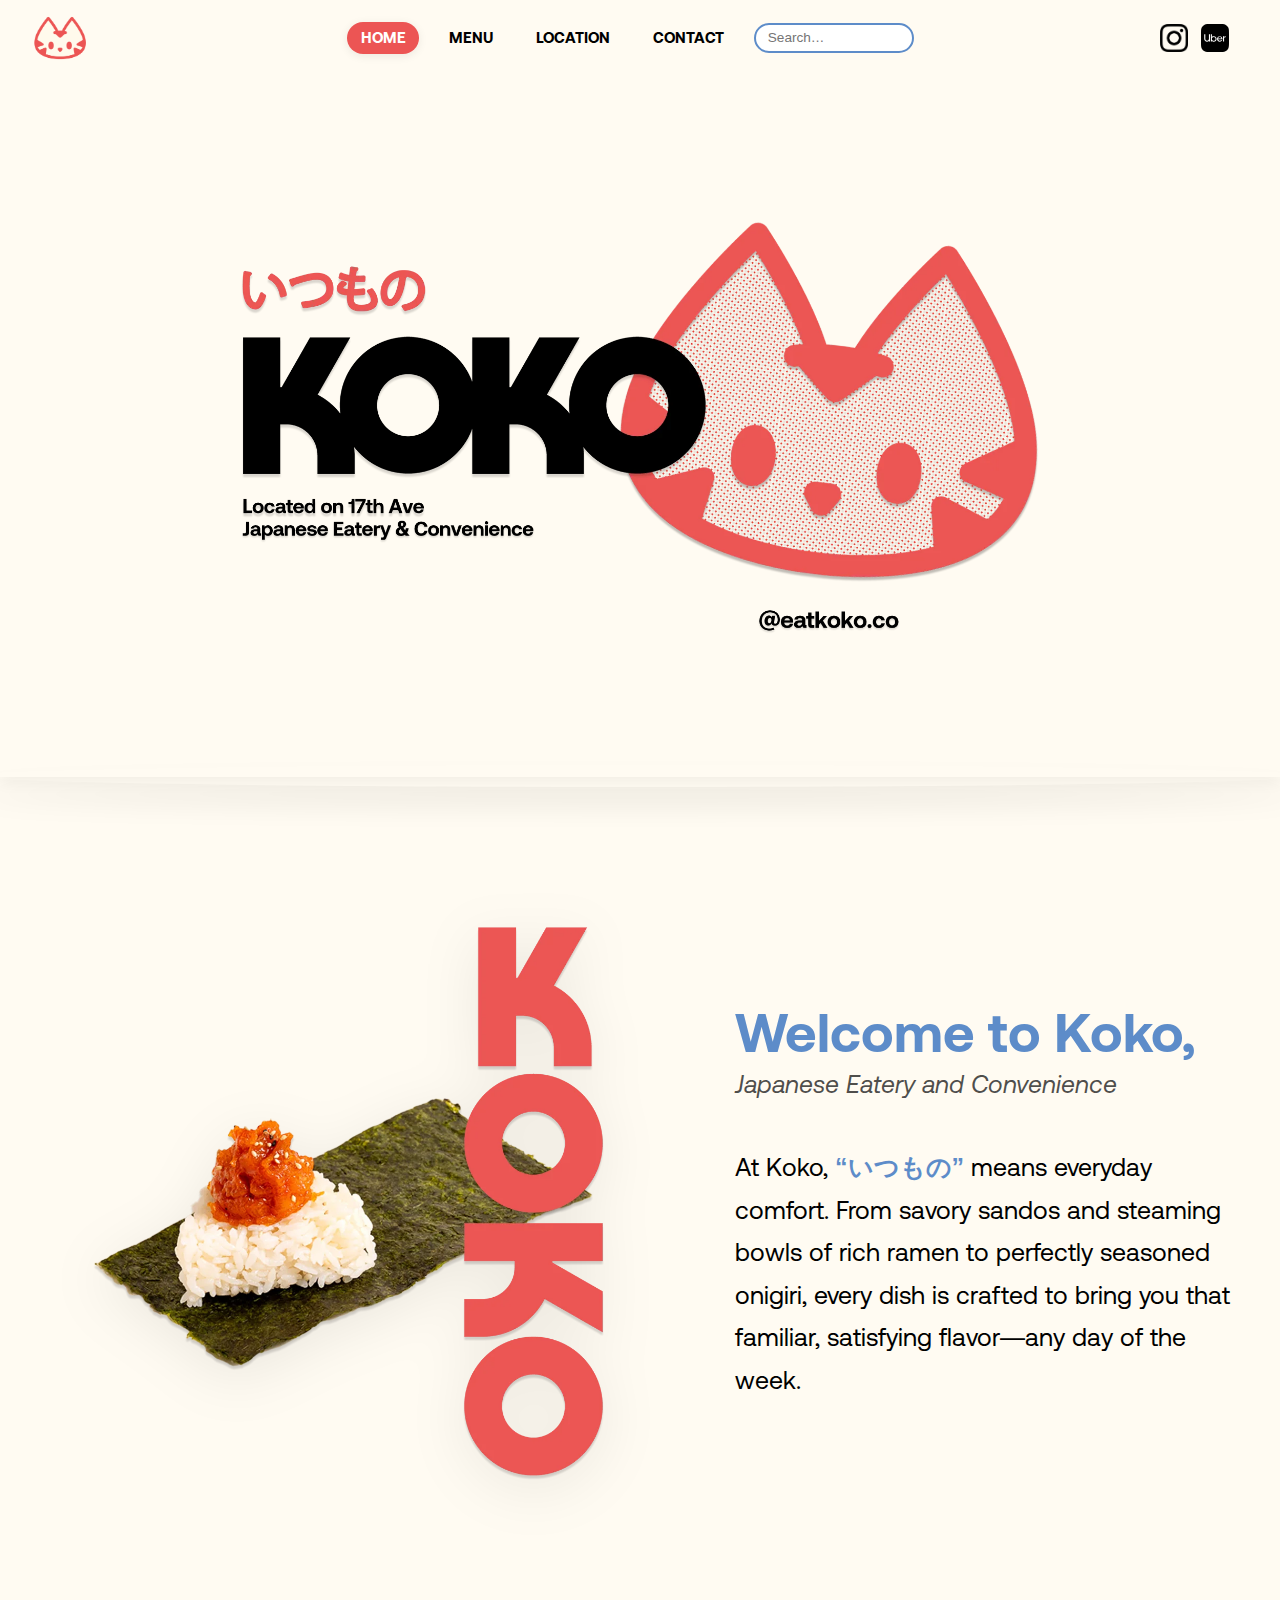
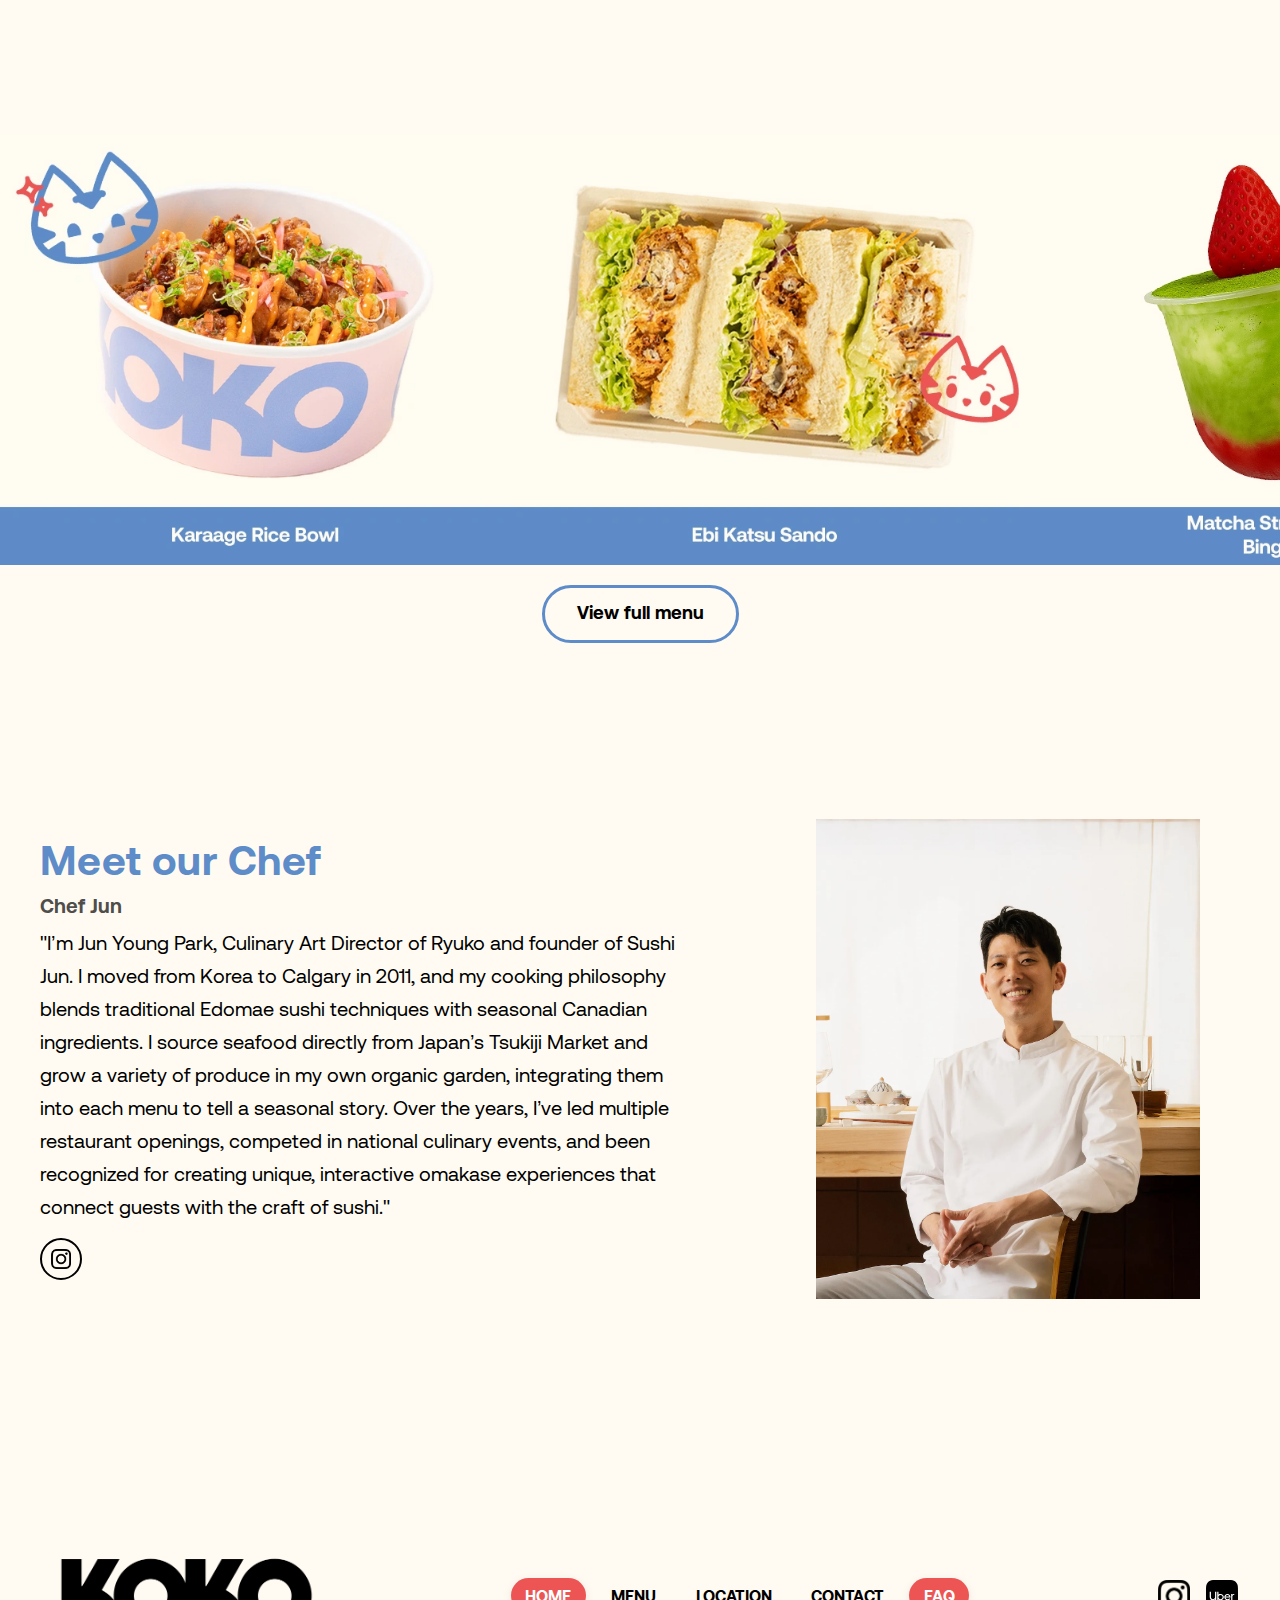
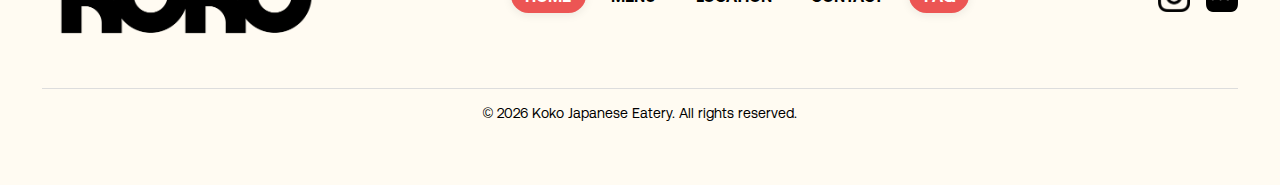
<file: index.html>
<!DOCTYPE html>
<html lang="en">
<head>
  <meta charset="UTF-8" />
  <meta name="viewport" content="width=device-width, initial-scale=1.0" />
  <title>Koko Japanese Eatery</title>

  <link rel="icon" href="assets/logos/babytiger.png" />
  <link rel="stylesheet" href="css/styles.css" />
</head>

<body class="home">
  <!-- Header / Nav -->
  <header class="site-header">
  <div class="container nav-container">
    <!-- left logo -->
    <a href="index.html" class="logo">
      <img src="assets/logos/babytiger.png"
       alt="Koko baby tiger logo"
       width="120" height="120" />
    </a>

    <!-- MOBILE SEARCH (shown ≤915px; desktop keeps using nav-center form) -->
    <form class="nav-search-form nav-search-form--mobile" action="search.html" role="search">
      <input
        type="search"
        class="nav-search nav-search--mobile"
        name="q"
        placeholder="Search…"
        aria-label="Search site"
      />
    </form>

    <!-- center links + search (desktop only) -->
    <div class="nav-center">
      <nav class="main-nav" aria-label="Primary">
        <ul>
          <li><a href="index.html">HOME</a></li>
          <li><a href="menu.html">MENU</a></li>
          <li><a href="location.html">LOCATION</a></li>
          <li><a href="contact.html">CONTACT</a></li>
        </ul>
      </nav>

      <form class="nav-search-form" action="search.html" role="search">
        <input
          type="search"
          class="nav-search"
          name="q"
          placeholder="Search…"
          aria-label="Search site"
        />
      </form>
    </div>

    <!-- right icons (desktop only) -->
    <div class="nav-right">
      <a href="https://www.instagram.com/eatkoko.co/?hl=en" target="_blank" rel="noopener" aria-label="Instagram">
        <img src="assets/icons/Instagram.png" alt="Instagram" class="nav-icon" />
      </a>
      <a href="https://www.ubereats.com/ca/store/koko-japanese-eatery/v2n2s-fLUFajK1IIgFMmdw?srsltid=AfmBOooQx38epPySVjvlirUIBgheRHrNhUKoY4Lw600LXWlp9isM7NgP"
         target="_blank" rel="noopener" aria-label="Order on Uber Eats">
        <img src="assets/icons/Uber.svg" alt="Uber Eats" class="nav-icon" />
      </a>
    </div>

    <!-- mobile toggle (single button – no nesting) -->
    <button class="nav-toggle" aria-label="Open menu" aria-expanded="false">
      <span class="bar"></span>
      <span class="bar"></span>
      <span class="bar"></span>
    </button>
  </div>
</header>

<nav id="mobile-drawer" class="mobile-drawer" aria-hidden="true">
  <div class="mobile-drawer__inner">
    <ul class="mobile-drawer__list" role="menu">
      <li role="none"><a role="menuitem" href="index.html">HOME</a></li>
      <li role="none"><a role="menuitem" href="menu.html">MENU</a></li>
      <li role="none"><a role="menuitem" href="location.html">LOCATION</a></li>
      <li role="none"><a role="menuitem" href="contact.html">CONTACT</a></li>

      <!-- social row directly under the links -->
      <li role="none" class="mobile-social">
        <a class="drawer-social" href="https://www.instagram.com/eatkoko.co/?hl=en"
           target="_blank" rel="noopener" aria-label="Instagram">
          <img src="assets/icons/Instagram.png" alt="">
        </a>
        <a class="drawer-social" href="https://www.ubereats.com/ca/store/koko-japanese-eatery/v2n2s-fLUFajK1IIgFMmdw?srsltid=AfmBOooQx38epPySVjvlirUIBgheRHrNhUKoY4Lw600LXWlp9isM7NgP"
           target="_blank" rel="noopener" aria-label="Order on Uber Eats">
          <img src="assets/icons/Uber.svg" alt="">
        </a>
      </li>
    </ul>
  </div>
</nav>

  <!-- Hero (stacked: bg photo + overlay PNG) -->
<section class="hero hero-stack" aria-label="Hero">
  
  <img class="hero-overlay" src="assets/images/mainlogo3.webp"
       alt="KOKO branding overlay" />
</section>

    <!-- About (split layout: image left, copy right) -->
<section id="about" class="about-split">
  <div class="container about-split__grid">
    <!-- Left: KOKO vertical + onigiri artwork -->
    <figure class="about-split__media">
      <img
        src="assets/images/aboutusimage.webp"
        alt="KOKO vertical logo with onigiri on nori"
        loading="lazy"
      />
    </figure>

    <!-- Right: copy -->
    <div class="about-split__copy">
      

      <h1 class="about-split__title">Welcome to Koko,</h1>
      <p class="about-split__tagline">Japanese Eatery and Convenience</p>

      <p class="about-split__body">
        At Koko, <span class="about-split__jp">“いつもの”</span> means everyday
        comfort. From savory sandos and steaming bowls of rich ramen to perfectly
        seasoned onigiri, every dish is crafted to bring you that familiar,
        satisfying flavor—any day of the week.
      </p>
    </div>
  </div>
</section>

    <!-- Banners (continuous auto-scroll) -->
<section class="banner-carousel" aria-label="Promotions">
  <div class="carousel-container">
    <div class="carousel-track">
      <img src="assets/images/banner_karaage.webp"           alt="Karaage"              class="carousel-slide" />
      <img src="assets/images/banner_ebisando.webp"          alt="Ebi Katsu Sando"      class="carousel-slide" />
      <img src="assets/images/banner_matchastrawberry.webp"  alt="Matcha Strawberry"    class="carousel-slide" />
      <img src="assets/images/banner_tonkotsu.webp"          alt="Tonkotsu Ramen"       class="carousel-slide" />
      <img src="assets/images/banner_fruitsando.webp"        alt="Seasonal Fruit Sando" class="carousel-slide" />
      <img src="assets/images/banner_mangobingsu.webp"       alt="Mango Bingsu"         class="carousel-slide" />
    </div>
  </div>
</section>

    <div class="carousel-cta">
      <a href="menu.html" class="menu-cta" aria-label="View the full menu">View full menu</a>
    </div>

    <!-- Meet the Chef -->
<section class="chef">
  <div class="container chef-grid">
    <div class="chef-copy">
      <header class="chef-head">
        <h2 class="chef-title">Meet our Chef</h2>
        <p class="chef-subtitle">Chef Jun</p>
      </header>

      <p>
        "I’m Jun Young Park, Culinary Art Director of Ryuko and founder of Sushi Jun. I moved from Korea to Calgary in 2011, and my cooking philosophy blends traditional Edomae sushi techniques with seasonal Canadian ingredients. I source seafood directly from Japan’s Tsukiji Market and grow a variety of produce in my own organic garden, integrating them into each menu to tell a seasonal story. Over the years, I’ve led multiple restaurant openings, competed in national culinary events, and been recognized for creating unique, interactive omakase experiences that connect guests with the craft of sushi."
      </p>

      <div class="chef-social">
        <a class="chef-ig" href="https://www.instagram.com/chefjunyoungpark/?hl=en" target="_blank" rel="noopener" aria-label="Follow Chef Jun on Instagram">
          <img src="assets/icons/Instagram.png" alt="" />
        </a>
      </div>
    </div>

    <figure class="chef-photo">
      <img src="assets/images/chefjun.webp" alt="Chef Jun Young Park" />
    </figure>
  </div>
</section>

  </main>

  <!-- Footer -->
  <footer class="site-footer">
    <div class="container">
      <div class="logo">
        <a href="index.html">
          <img src="assets/logos/primary_black.png" alt="Koko logo" />
        </a>
      </div>

      <nav class="footer-nav" aria-label="Footer">
        <a href="index.html">HOME</a>
        <a href="menu.html">MENU</a>
        <a href="location.html">LOCATION</a>
        <a href="contact.html">CONTACT</a>
        <a id="footer-faq-link" href="#faq" role="button" data-noactive>FAQ</a>
      </nav>

      <div class="social">
        <a href="https://instagram.com/yourkokoaccount" target="_blank" rel="noopener">
          <img src="assets/icons/Instagram.png" alt="Instagram" />
        </a>
        <a href="https://www.ubereats.com/yourkoko" target="_blank" rel="noopener">
          <img src="assets/icons/Uber.svg" alt="Uber Eats" />
        </a>
      </div>

      <div class="bottom-bar">
        &copy; <span id="current-year"></span> Koko Japanese Eatery. All rights reserved.
      </div>
    </div>
  </footer>

  <!-- FAQ Modal (place near end of body) -->
  <div id="faq-modal" class="faq-backdrop" aria-hidden="true">
    <div class="faq-dialog" role="dialog" aria-modal="true" aria-labelledby="faq-title" aria-describedby="faq-desc">
      <button class="faq-close" type="button" aria-label="Close FAQ" data-faq-close>&times;</button>

      <h2 id="faq-title" class="faq-title">Frequently Asked Questions</h2>
      <p id="faq-desc" class="faq-desc">Answers to common questions about Koko.</p>

      <div class="faq-list">
        <details>
          <summary>What is a Musubi?</summary>
          <p><strong>Musubi</strong> (often Spam musubi) is a block of seasoned rice topped with grilled spam and wrapped with nori. It’s a Hawaiʻi classic with Japanese influence—savory, portable, and super satisfying.</p>
        </details>

        <details>
          <summary>What is an Onigiri?</summary>
          <p><strong>Onigiri</strong> is a Japanese rice ball (often triangle-shaped) with fillings like salmon, tuna mayo, or pickled plum. Usually wrapped in nori for grip and flavor.</p>
        </details>

        <details>
          <summary>What is a Sando?</summary>
          <p><strong>Sando</strong> is a Japanese sandwich made with soft milk bread (shokupan). Fillings can be katsu (breaded cutlet), egg salad, fruit &amp; cream, and more.</p>
        </details>

        <details>
          <summary>Who is Koko’s sister company?</summary>
          <p><strong>Ryuko</strong> is Koko’s sister brand.</p>
        </details>
      </div>
    </div>
  </div>

  <!-- Scripts -->
  <script src="js/sticky-header.js" defer></script>
  <script src="js/carousel.js" defer></script>
  <script src="js/faq.js" defer></script>
  <!-- place before </body> -->
<script src="js/mobile-nav.js" defer></script>

  <script>
    // year helper
    document.addEventListener('DOMContentLoaded', () => {
      const y = document.getElementById('current-year');
      if (y) y.textContent = new Date().getFullYear();
    });
  </script>
</body>
</html>
</file>
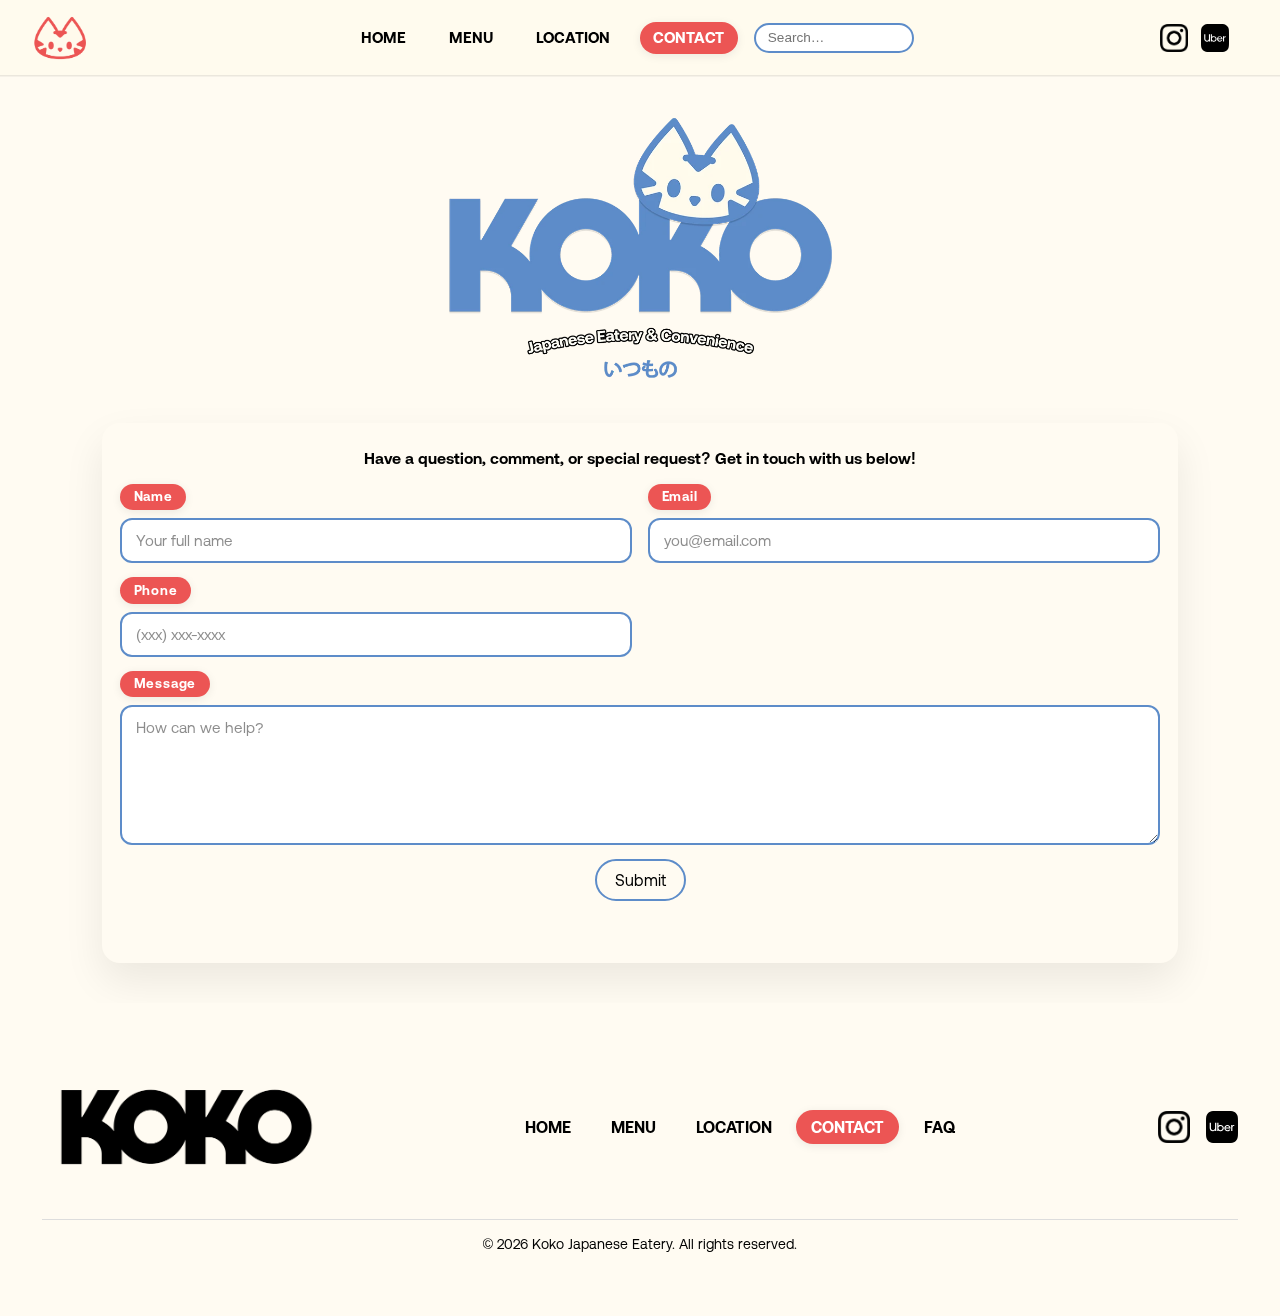
<file: contact.html>
<!DOCTYPE html>
<html lang="en">
<head>
  <meta charset="UTF-8" />
  <meta
    name="viewport"
    content="width=device-width, initial-scale=1.0"
  />
  <title>Koko Japanese Eatery</title>

  <link rel="icon" href="assets/logos/babytiger.png" />

 

  <!-- Main Stylesheet -->
  <link rel="stylesheet" href="css/styles.css" />
</head>
<body>
  <header class="site-header">
  <div class="container nav-container">
    <!-- left logo -->
    <a href="index.html" class="logo">
      <img src="assets/logos/babytiger.png"
       alt="Koko baby tiger logo"
       width="120" height="120" />
    </a>

    <!-- MOBILE SEARCH (shown ≤915px; desktop keeps using nav-center form) -->
    <form class="nav-search-form nav-search-form--mobile" action="search.html" role="search">
      <input
        type="search"
        class="nav-search nav-search--mobile"
        name="q"
        placeholder="Search…"
        aria-label="Search site"
      />
    </form>

    <!-- center links + search (desktop only) -->
    <div class="nav-center">
      <nav class="main-nav" aria-label="Primary">
        <ul>
          <li><a href="index.html">HOME</a></li>
          <li><a href="menu.html">MENU</a></li>
          <li><a href="location.html">LOCATION</a></li>
          <li><a href="contact.html">CONTACT</a></li>
        </ul>
      </nav>

      <form class="nav-search-form" action="search.html" role="search">
        <input
          type="search"
          class="nav-search"
          name="q"
          placeholder="Search…"
          aria-label="Search site"
        />
      </form>
    </div>

    <!-- right icons (desktop only) -->
    <div class="nav-right">
      <a href="https://www.instagram.com/eatkoko.co/?hl=en" target="_blank" rel="noopener" aria-label="Instagram">
        <img src="assets/icons/Instagram.png" alt="Instagram" class="nav-icon" />
      </a>
      <a href="https://www.ubereats.com/ca/store/koko-japanese-eatery/v2n2s-fLUFajK1IIgFMmdw?srsltid=AfmBOooQx38epPySVjvlirUIBgheRHrNhUKoY4Lw600LXWlp9isM7NgP"
         target="_blank" rel="noopener" aria-label="Order on Uber Eats">
        <img src="assets/icons/Uber.svg" alt="Uber Eats" class="nav-icon" />
      </a>
    </div>

    <!-- mobile toggle (single button – no nesting) -->
    <button class="nav-toggle" aria-label="Open menu" aria-expanded="false">
      <span class="bar"></span>
      <span class="bar"></span>
      <span class="bar"></span>
    </button>
  </div>
</header>

<nav id="mobile-drawer" class="mobile-drawer" aria-hidden="true">
  <div class="mobile-drawer__inner">
    <ul class="mobile-drawer__list" role="menu">
      <li role="none"><a role="menuitem" href="index.html">HOME</a></li>
      <li role="none"><a role="menuitem" href="menu.html">MENU</a></li>
      <li role="none"><a role="menuitem" href="location.html">LOCATION</a></li>
      <li role="none"><a role="menuitem" href="contact.html">CONTACT</a></li>

      <!-- social row directly under the links -->
      <li role="none" class="mobile-social">
        <a class="drawer-social" href="https://www.instagram.com/eatkoko.co/?hl=en"
           target="_blank" rel="noopener" aria-label="Instagram">
          <img src="assets/icons/Instagram.png" alt="">
        </a>
        <a class="drawer-social" href="https://www.ubereats.com/ca/store/koko-japanese-eatery/v2n2s-fLUFajK1IIgFMmdw?srsltid=AfmBOooQx38epPySVjvlirUIBgheRHrNhUKoY4Lw600LXWlp9isM7NgP"
           target="_blank" rel="noopener" aria-label="Order on Uber Eats">
          <img src="assets/icons/Uber.svg" alt="">
        </a>
      </li>
    </ul>
  </div>
</nav>



<main class="contact-page">
  <!-- Hero banner (use any wide image you like) -->
  <section class="container contact-hero" aria-label="Contact page hero">
    <img src="assets/images/contacthero.webp" alt="Koko banner" />
  </section>

  

  <!-- Contact form -->
<section class="container contact-form" aria-labelledby="contact-form-title">
  <h3 id="contact-form-title">
    Have a question, comment, or special request? Get in touch with us below!
  </h3>

  <!-- Formspree (replace YOUR_FORM_ID) -->
  <form id="contactForm" action="https://formspree.io/f/xldlqjzk" method="POST">
  <!-- Honeypot: bots will fill this, humans won't -->
  <input type="text"
         name="_gotcha"
         tabindex="-1"
         autocomplete="off"
         aria-hidden="true"
         style="position:absolute; left:-9999px; width:1px; height:1px; overflow:hidden;">

  <label>
    <span class="pill-red">Name</span>
    <input class="form-input" type="text" name="name" placeholder="Your full name" required />
  </label>

  <label>
    <span class="pill-red">Email</span>
    <input class="form-input" type="email" name="email" placeholder="you@email.com" required />
  </label>

  <label>
    <span class="pill-red">Phone</span>
    <input class="form-input" type="tel" name="phone" placeholder="(xxx) xxx-xxxx" />
  </label>

  <label class="full">
    <span class="pill-red">Message</span>
    <textarea class="form-input" name="message" rows="5" placeholder="How can we help?" required></textarea>
  </label>

  <button class="menu-cta" type="submit">Submit</button>
  <p id="formMsg" class="form-msg" role="status" aria-live="polite"></p>
</form>


</section>

</main>



<!-- Footer -->
<footer class="site-footer">
  <div class="container">
    <div class="logo">
      <a href="index.html">
        <img src="assets/logos/primary_black.png" alt="Koko logo" />
      </a>
    </div>

    <nav class="footer-nav" aria-label="Footer">
      <a href="index.html">HOME</a>
      <a href="menu.html">MENU</a>
      <a href="location.html">LOCATION</a>
      <a href="contact.html">CONTACT</a>
      <a id="footer-faq-link" href="#faq" role="button" data-noactive>FAQ</a>
    </nav>

    <div class="social">
      <a href="https://instagram.com/yourkokoaccount" target="_blank" rel="noopener">
        <img src="assets/icons/Instagram.png" alt="Instagram" />
      </a>
      <a href="https://www.ubereats.com/yourkoko" target="_blank" rel="noopener">
        <img src="assets/icons/Uber.svg" alt="Uber Eats" />
      </a>
    </div>

    <div class="bottom-bar">
      &copy; <span id="current-year"></span> Koko Japanese Eatery. All rights reserved.
    </div>
  </div>
</footer>

<!-- FAQ Modal (place near end of body) -->
<div id="faq-modal" class="faq-backdrop" aria-hidden="true">
  <div class="faq-dialog" role="dialog" aria-modal="true" aria-labelledby="faq-title" aria-describedby="faq-desc">
    <button class="faq-close" type="button" aria-label="Close FAQ" data-faq-close>&times;</button>

    <h2 id="faq-title" class="faq-title">Frequently Asked Questions</h2>
    <p id="faq-desc" class="faq-desc">Answers to common questions about Koko.</p>

    <div class="faq-list">
      <details>
        <summary>What is a Musubi?</summary>
        <p><strong>Musubi</strong> (often Spam musubi) is a block of seasoned rice topped with grilled spam and wrapped with nori. It’s a Hawaiʻi classic with Japanese influence—savory, portable, and super satisfying.</p>
      </details>

      <details>
        <summary>What is an Onigiri?</summary>
        <p><strong>Onigiri</strong> is a Japanese rice ball (often triangle-shaped) with fillings like salmon, tuna mayo, or pickled plum. Usually wrapped in nori for grip and flavor.</p>
      </details>

      <details>
        <summary>What is a Sando?</summary>
        <p><strong>Sando</strong> is a Japanese sandwich made with soft milk bread (shokupan). Fillings can be katsu (breaded cutlet), egg salad, fruit &amp; cream, and more.</p>
      </details>

      <details>
        <summary>Who is Koko’s sister company?</summary>
        <p><strong>Ryuko</strong> is Koko’s sister brand.</p>
      </details>
    </div>
  </div>
</div>

<!-- Scripts -->
<script src="js/sticky-header.js" defer></script>
<script src="js/faq.js" defer></script>
  <!-- place before </body> -->
<script src="js/mobile-nav.js" defer></script>

<script>
document.addEventListener('DOMContentLoaded', () => {
  const form = document.getElementById('contactForm');
  if (!form) return;
  const status = form.querySelector('.form-msg');

  form.addEventListener('submit', async (e) => {
    e.preventDefault();
    status.classList.remove('is-success','is-error');
    status.textContent = 'Sending…';

    try {
      const res = await fetch(form.action, {
        method: 'POST',
        body: new FormData(form),
        headers: { 'Accept': 'application/json' }
      });

      if (res.ok) {
        form.reset();
        status.textContent = 'Thanks! We got your message.';
        status.classList.add('is-success');
      } else {
        const data = await res.json().catch(() => ({}));
        const msg = (data.errors && data.errors.map(e => e.message).join(', ')) ||
                    'Something went wrong. Please try again.';
        status.textContent = msg;
        status.classList.add('is-error');
      }
    } catch {
      status.textContent = 'Network error. Please try again.';
      status.classList.add('is-error');
    }
  });
});
</script>


<script>
  // year helper
  document.addEventListener('DOMContentLoaded', () => {
    const y = document.getElementById('current-year');
    if (y) y.textContent = new Date().getFullYear();
  });
</script>

</body>
</html>
</file>
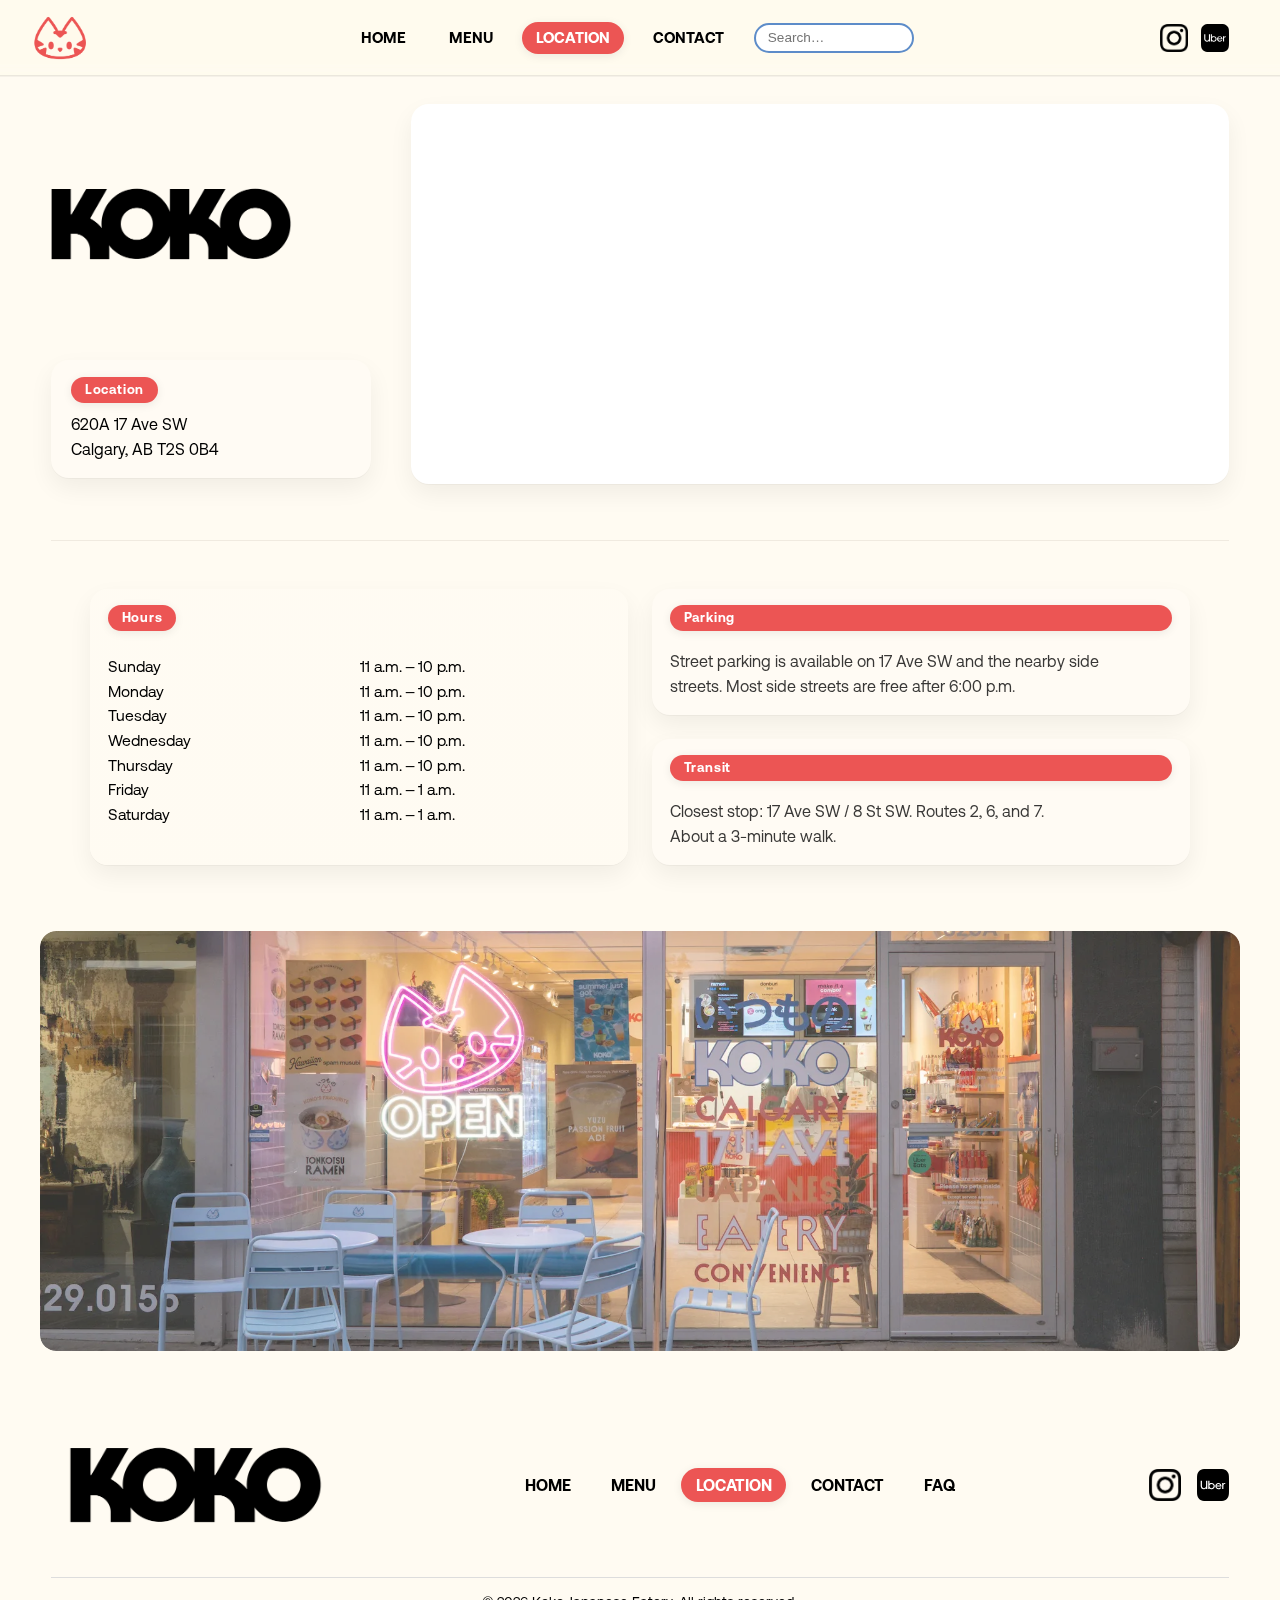
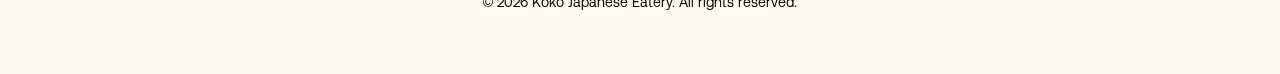
<file: location.html>
<!DOCTYPE html>
<html lang="en">
<head>
  <meta charset="UTF-8" />
  <meta
    name="viewport"
    content="width=device-width, initial-scale=1.0"
  />
  <title>Koko Japanese Eatery</title>

  <!-- Favicon -->
  <link rel="icon" href="assets/logos/babytiger.png" />

 

  <!-- Main Stylesheet -->
  <link rel="stylesheet" href="css/styles.css" />
</head>
<body>
  <header class="site-header">
  <div class="container nav-container">
    <!-- left logo -->
    <a href="index.html" class="logo">
      <img src="assets/logos/babytiger.png"
       alt="Koko baby tiger logo"
       width="120" height="120" />
    </a>

    <!-- MOBILE SEARCH (shown ≤915px; desktop keeps using nav-center form) -->
    <form class="nav-search-form nav-search-form--mobile" action="search.html" role="search">
      <input
        type="search"
        class="nav-search nav-search--mobile"
        name="q"
        placeholder="Search…"
        aria-label="Search site"
      />
    </form>

    <!-- center links + search (desktop only) -->
    <div class="nav-center">
      <nav class="main-nav" aria-label="Primary">
        <ul>
          <li><a href="index.html">HOME</a></li>
          <li><a href="menu.html">MENU</a></li>
          <li><a href="location.html">LOCATION</a></li>
          <li><a href="contact.html">CONTACT</a></li>
        </ul>
      </nav>

      <form class="nav-search-form" action="search.html" role="search">
        <input
          type="search"
          class="nav-search"
          name="q"
          placeholder="Search…"
          aria-label="Search site"
        />
      </form>
    </div>

    <!-- right icons (desktop only) -->
    <div class="nav-right">
      <a href="https://www.instagram.com/eatkoko.co/?hl=en" target="_blank" rel="noopener" aria-label="Instagram">
        <img src="assets/icons/Instagram.png" alt="Instagram" class="nav-icon" />
      </a>
      <a href="https://www.ubereats.com/ca/store/koko-japanese-eatery/v2n2s-fLUFajK1IIgFMmdw?srsltid=AfmBOooQx38epPySVjvlirUIBgheRHrNhUKoY4Lw600LXWlp9isM7NgP"
         target="_blank" rel="noopener" aria-label="Order on Uber Eats">
        <img src="assets/icons/Uber.svg" alt="Uber Eats" class="nav-icon" />
      </a>
    </div>

    <!-- mobile toggle (single button – no nesting) -->
    <button class="nav-toggle" aria-label="Open menu" aria-expanded="false">
      <span class="bar"></span>
      <span class="bar"></span>
      <span class="bar"></span>
    </button>
  </div>
</header>

<nav id="mobile-drawer" class="mobile-drawer" aria-hidden="true">
  <div class="mobile-drawer__inner">
    <ul class="mobile-drawer__list" role="menu">
      <li role="none"><a role="menuitem" href="index.html">HOME</a></li>
      <li role="none"><a role="menuitem" href="menu.html">MENU</a></li>
      <li role="none"><a role="menuitem" href="location.html">LOCATION</a></li>
      <li role="none"><a role="menuitem" href="contact.html">CONTACT</a></li>

      <!-- social row directly under the links -->
      <li role="none" class="mobile-social">
        <a class="drawer-social" href="https://www.instagram.com/eatkoko.co/?hl=en"
           target="_blank" rel="noopener" aria-label="Instagram">
          <img src="assets/icons/Instagram.png" alt="">
        </a>
        <a class="drawer-social" href="https://www.ubereats.com/ca/store/koko-japanese-eatery/v2n2s-fLUFajK1IIgFMmdw?srsltid=AfmBOooQx38epPySVjvlirUIBgheRHrNhUKoY4Lw600LXWlp9isM7NgP"
           target="_blank" rel="noopener" aria-label="Order on Uber Eats">
          <img src="assets/icons/Uber.svg" alt="">
        </a>
      </li>
    </ul>
  </div>
</nav>

  <main class="location-page">

  <!-- Top: logo + address (left) and big map (right) -->
  <section class="loc-hero container">
    <div class="loc-left">
      <div class="brand-card">
        <img src="assets/logos/primary_black.png" alt="Koko logo">
      </div>

      <address class="address-block">
        <h3>Location</h3>
        <br>620A 17 Ave SW<br>
        Calgary, AB&nbsp;T2S&nbsp;0B4
      </address>
    </div>

    <div class="loc-map">
      <iframe
        title="Koko on Google Maps"
        loading="lazy"
        referrerpolicy="no-referrer-when-downgrade"
        src="https://www.google.com/maps?q=620A%2017%20Ave%20SW,%20Calgary,%20AB%20T2S%200B4&output=embed">
      </iframe>
    </div>
  </section>



<hr class="loc-divider">

<!-- Row: Hours · Parking · Transit -->
<section class="loc-row container">
  <!-- Hours (now a card in the row) -->
  <div class="hours hours--row">
    <div class="hours-card">
      <span class="hours-title">Hours</span>
      <div class="hours-table">
        <div class="col col-days">
          <span>Sunday</span>
          <span>Monday</span>
          <span>Tuesday</span>
          <span>Wednesday</span>
          <span>Thursday</span>
          <span>Friday</span>
          <span>Saturday</span>
        </div>
        <div class="col col-times">
          <span>11 a.m. – 10 p.m.</span>
          <span>11 a.m. – 10 p.m.</span>
          <span>11 a.m. – 10 p.m.</span>
          <span>11 a.m. – 10 p.m.</span>
          <span>11 a.m. – 10 p.m.</span>
          <span>11 a.m. – 1 a.m.</span>
          <span>11 a.m. – 1 a.m.</span>
        </div>
      </div>
    </div>
  </div>

  <!-- Parking -->
  <article class="info-card">
    <h4>Parking</h4>
    <p>Street parking is available on 17 Ave SW and the nearby side streets.
Most side streets are free after 6:00 p.m.</p>
  </article>

  <!-- Transit -->
  <article class="info-card">
    <h4>Transit</h4>
    <p>Closest stop: 17 Ave SW / 8 St SW.
Routes 2, 6, and 7. <br>About a 3-minute walk.</p>
  </article>
</section>


  <main class="location-page">
  <section class="container contact-hero" aria-label="Location page hero">
    <img src="assets/images/storefront-horizontal.webp" alt="Koko storefront" />
  </section>
  
</main>




<!-- Footer -->
<footer class="site-footer">
  <div class="container">
    <div class="logo">
      <a href="index.html">
        <img src="assets/logos/primary_black.png" alt="Koko logo" />
      </a>
    </div>

    <nav class="footer-nav" aria-label="Footer">
      <a href="index.html">HOME</a>
      <a href="menu.html">MENU</a>
      <a href="location.html">LOCATION</a>
      <a href="contact.html">CONTACT</a>
      <a id="footer-faq-link" href="#faq" role="button" data-noactive>FAQ</a>
    </nav>

    <div class="social">
      <a href="https://instagram.com/yourkokoaccount" target="_blank" rel="noopener">
        <img src="assets/icons/Instagram.png" alt="Instagram" />
      </a>
      <a href="https://www.ubereats.com/yourkoko" target="_blank" rel="noopener">
        <img src="assets/icons/Uber.svg" alt="Uber Eats" />
      </a>
    </div>

    <div class="bottom-bar">
      &copy; <span id="current-year"></span> Koko Japanese Eatery. All rights reserved.
    </div>
  </div>
</footer>

<!-- FAQ Modal (place near end of body) -->
<div id="faq-modal" class="faq-backdrop" aria-hidden="true">
  <div class="faq-dialog" role="dialog" aria-modal="true" aria-labelledby="faq-title" aria-describedby="faq-desc">
    <button class="faq-close" type="button" aria-label="Close FAQ" data-faq-close>&times;</button>

    <h2 id="faq-title" class="faq-title">Frequently Asked Questions</h2>
    <p id="faq-desc" class="faq-desc">Answers to common questions about Koko.</p>

    <div class="faq-list">
      <details>
        <summary>What is a Musubi?</summary>
        <p><strong>Musubi</strong> (often Spam musubi) is a block of seasoned rice topped with grilled spam and wrapped with nori. It’s a Hawaiʻi classic with Japanese influence—savory, portable, and super satisfying.</p>
      </details>

      <details>
        <summary>What is an Onigiri?</summary>
        <p><strong>Onigiri</strong> is a Japanese rice ball (often triangle-shaped) with fillings like salmon, tuna mayo, or pickled plum. Usually wrapped in nori for grip and flavor.</p>
      </details>

      <details>
        <summary>What is a Sando?</summary>
        <p><strong>Sando</strong> is a Japanese sandwich made with soft milk bread (shokupan). Fillings can be katsu (breaded cutlet), egg salad, fruit &amp; cream, and more.</p>
      </details>

      <details>
        <summary>Who is Koko’s sister company?</summary>
        <p><strong>Ryuko</strong> is Koko’s sister brand.</p>
      </details>
    </div>
  </div>
</div>

<!-- Scripts -->
<script src="js/sticky-header.js" defer></script>
<script src="js/faq.js" defer></script>
  <!-- place before </body> -->
<script src="js/mobile-nav.js" defer></script>

<script>
  // year helper
  document.addEventListener('DOMContentLoaded', () => {
    const y = document.getElementById('current-year');
    if (y) y.textContent = new Date().getFullYear();
  });
</script>
</body>
</html>
</file>
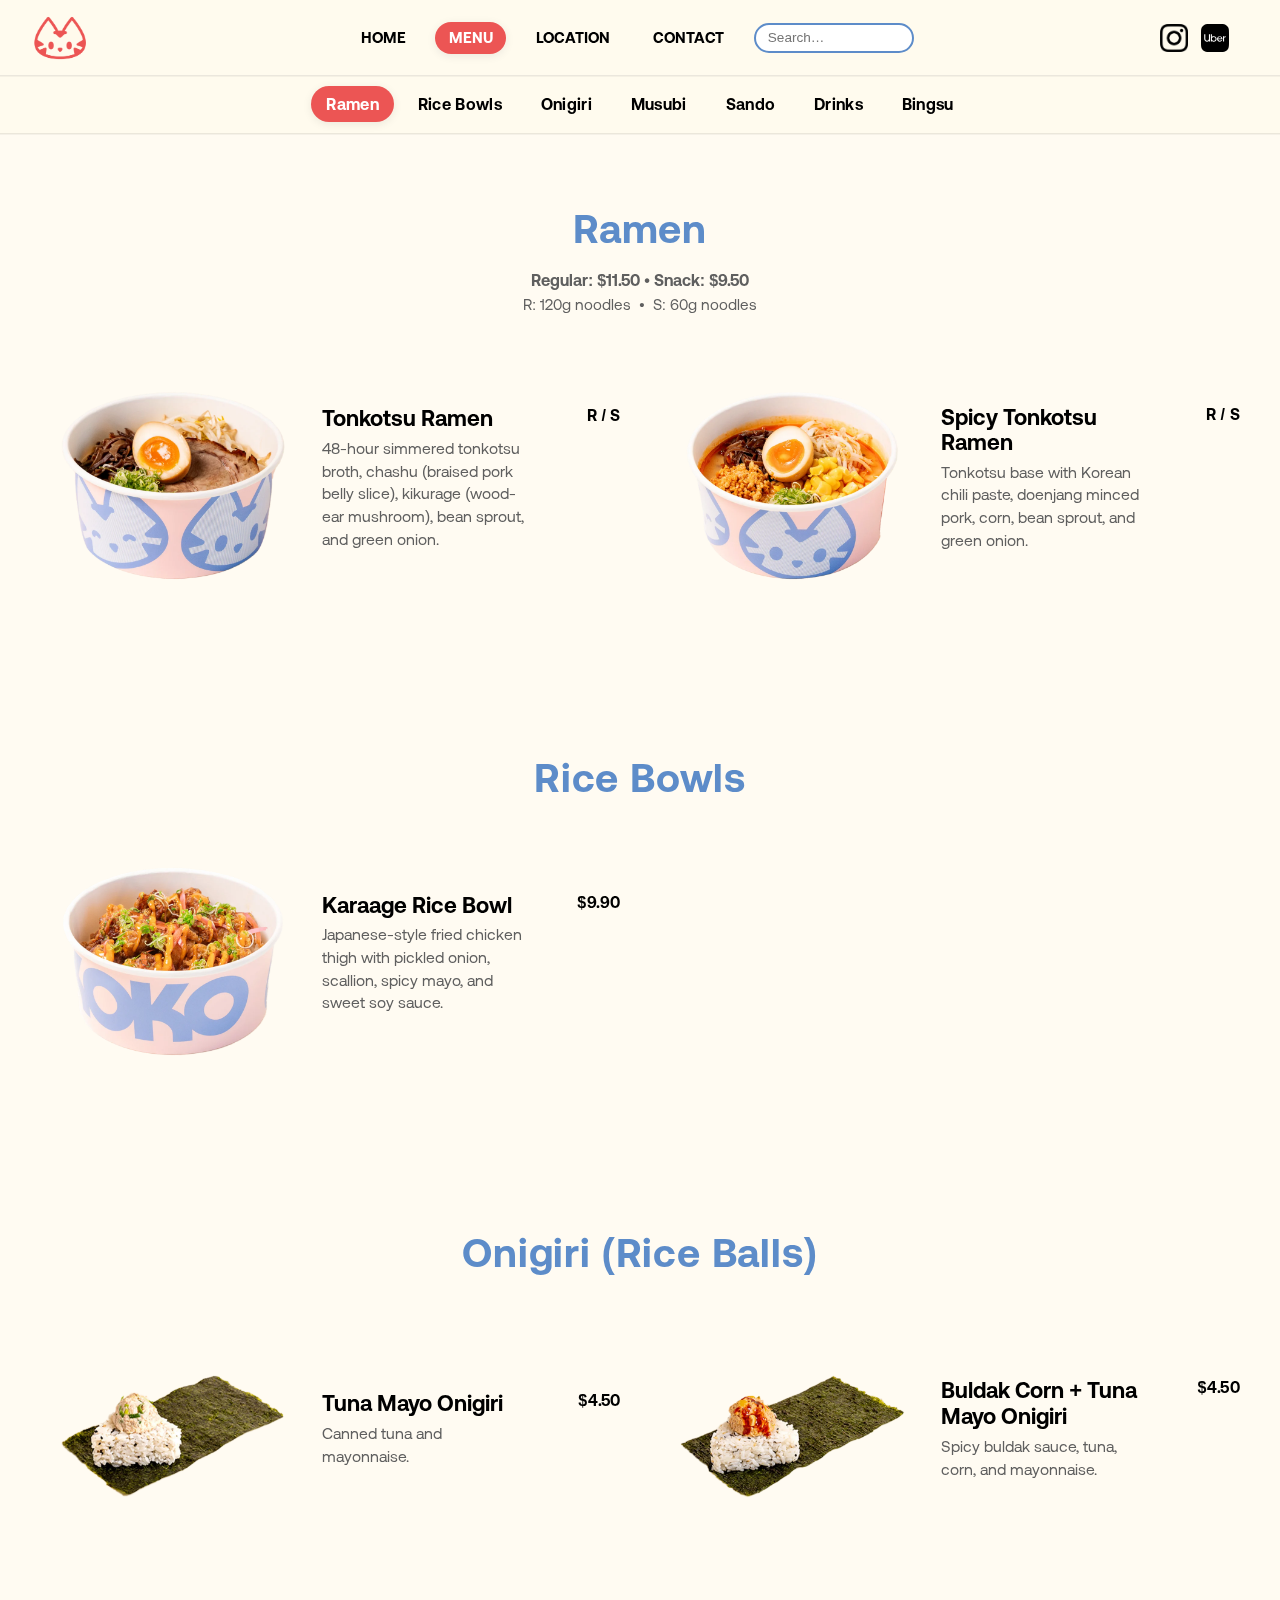
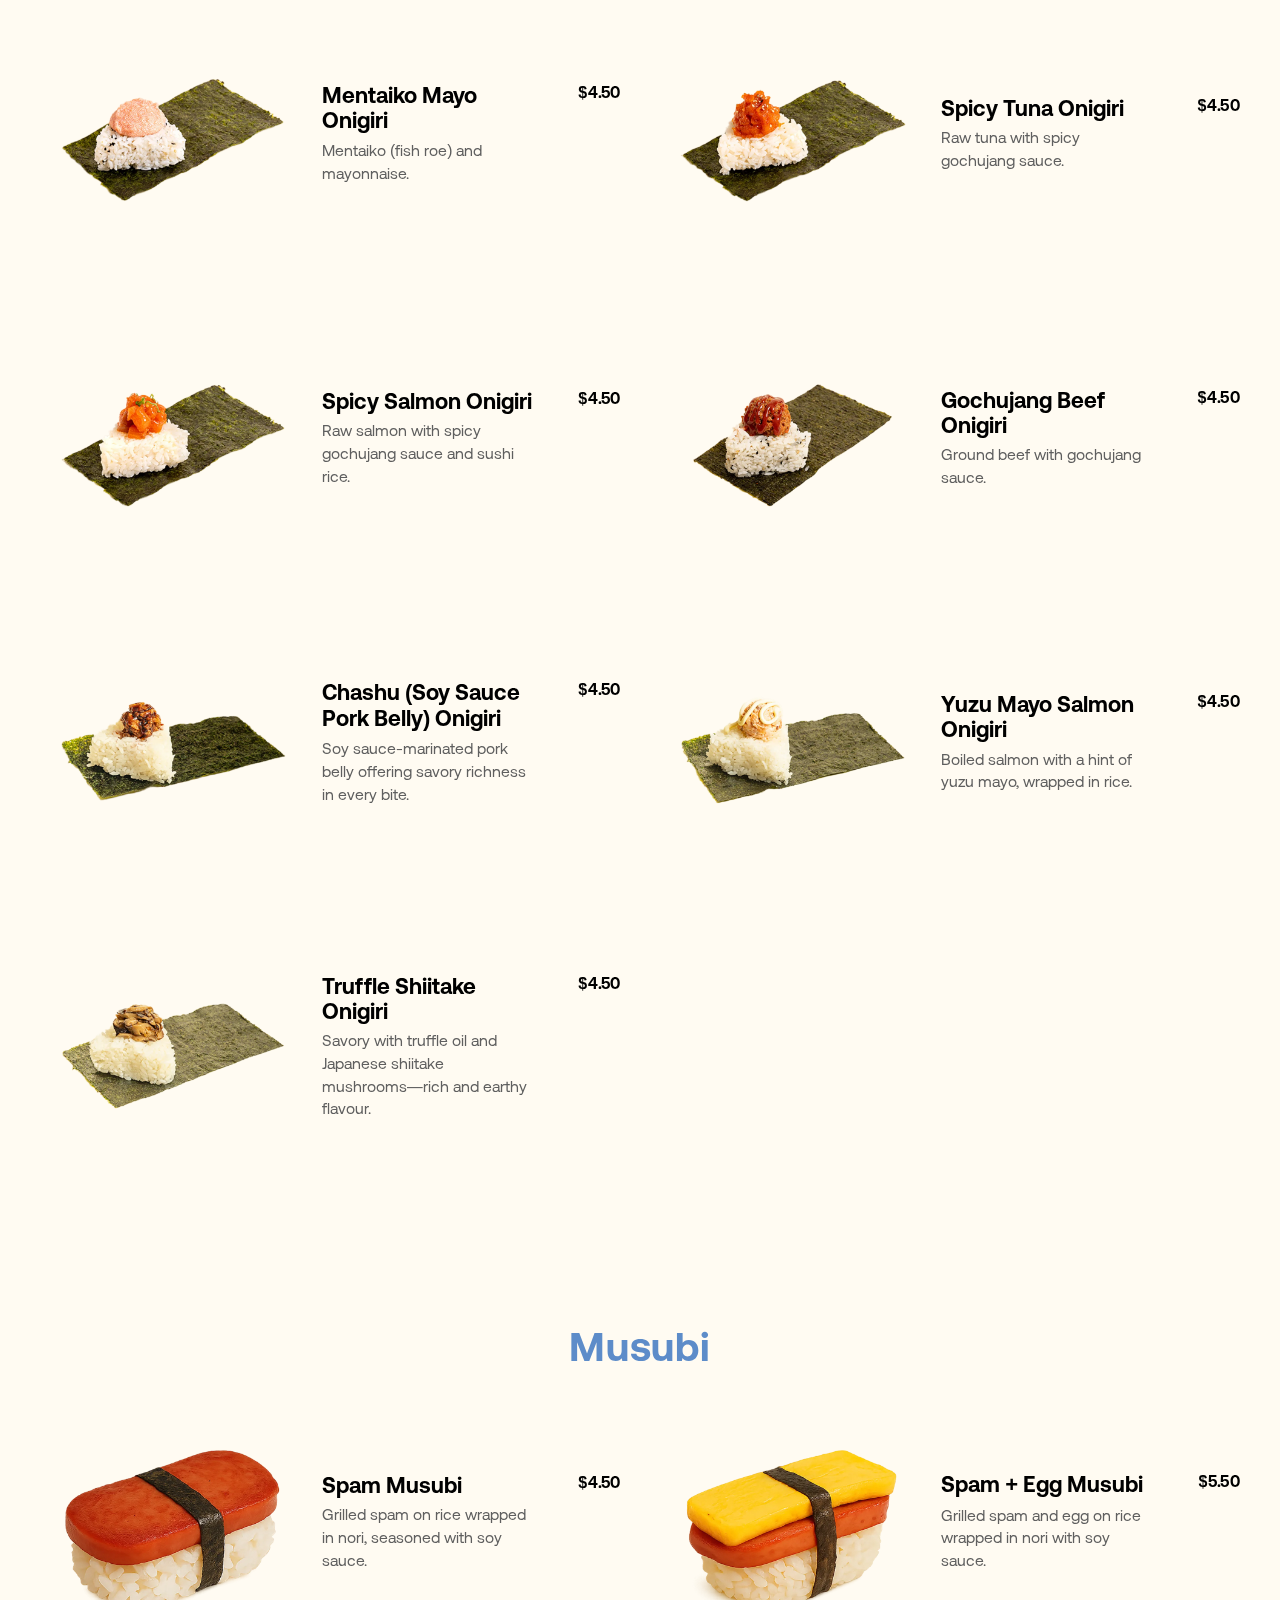
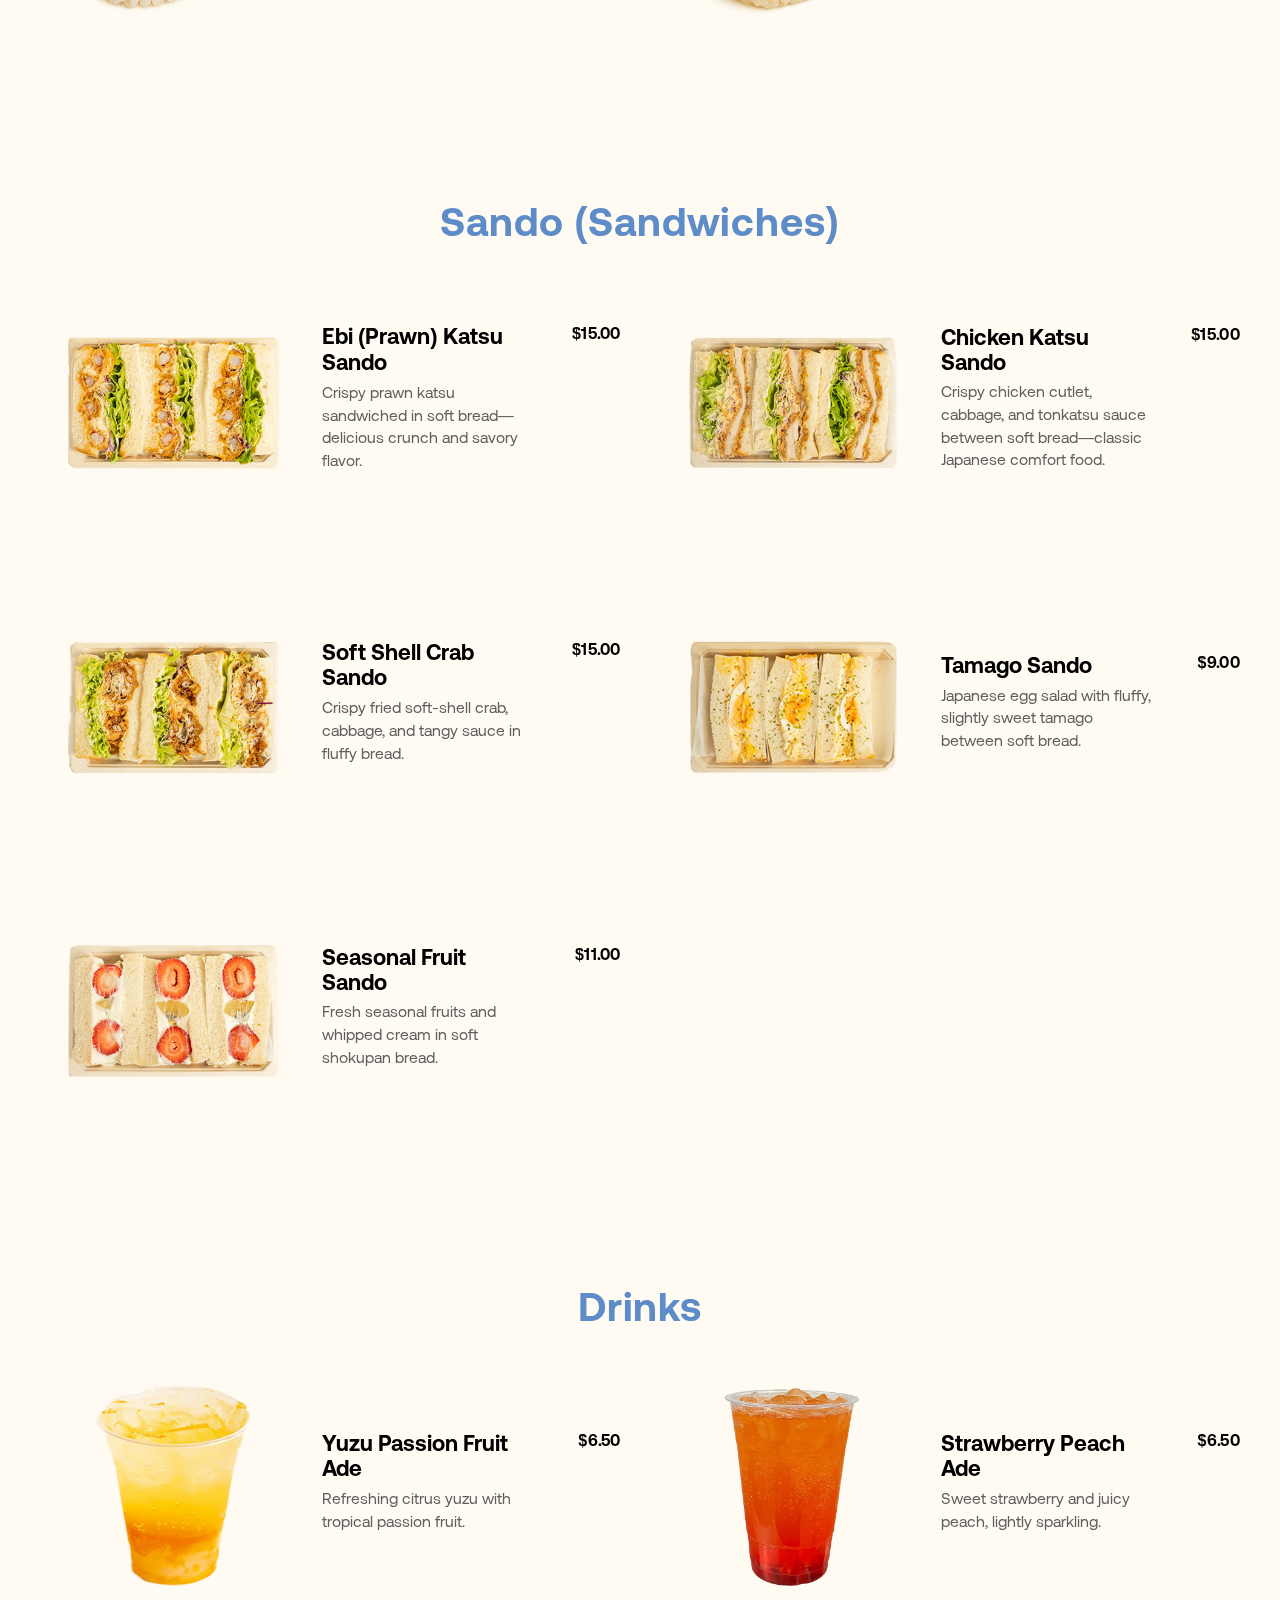
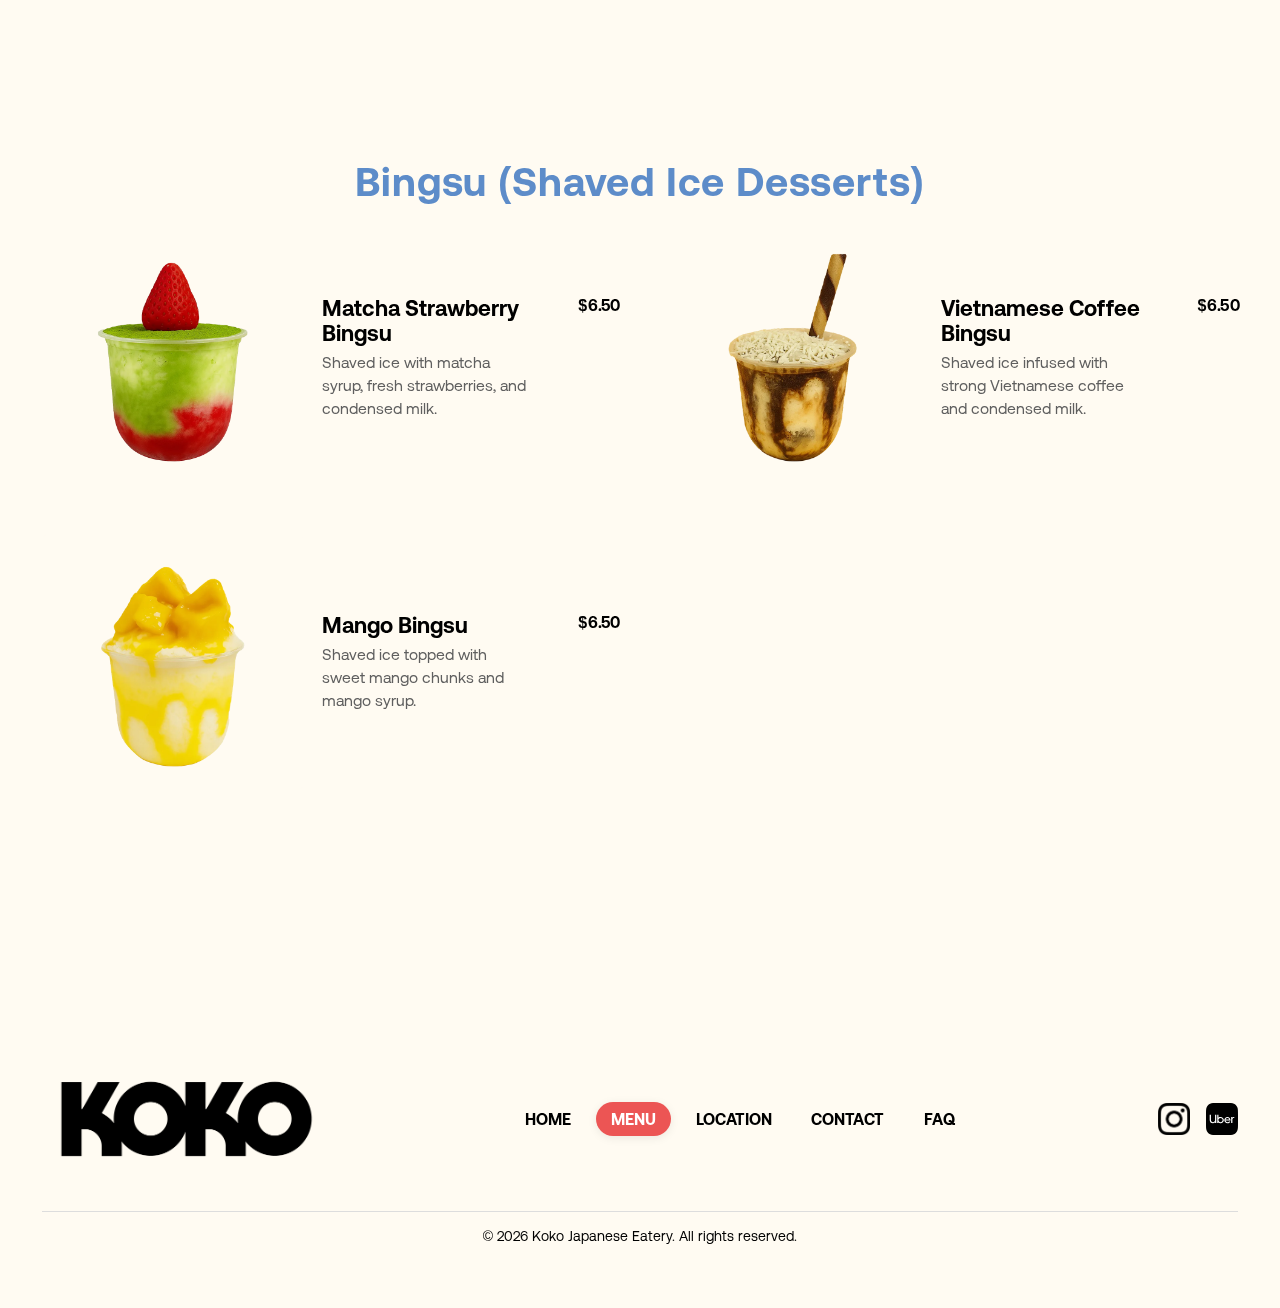
<file: menu.html>
<!DOCTYPE html>
<html lang="en">
<head>
  <meta charset="UTF-8" />
  <meta name="viewport" content="width=device-width, initial-scale=1.0" />
  <title>Koko Japanese Eatery</title>

  <!-- Favicon -->
  <link rel="icon" href="assets/logos/babytiger.png" />

  <!-- Main Stylesheet -->
  <link rel="stylesheet" href="css/styles.css" />
</head>

<body class="menu-page">

  <header class="site-header">
  <div class="container nav-container">
    <!-- left logo -->
    <a href="index.html" class="logo">
      <img src="assets/logos/babytiger.png"
       alt="Koko baby tiger logo"
       width="120" height="120" />
    </a>

    <!-- MOBILE SEARCH (shown ≤915px; desktop keeps using nav-center form) -->
    <form class="nav-search-form nav-search-form--mobile" action="search.html" role="search">
      <input
        type="search"
        class="nav-search nav-search--mobile"
        name="q"
        placeholder="Search…"
        aria-label="Search site"
      />
    </form>

    <!-- center links + search (desktop only) -->
    <div class="nav-center">
      <nav class="main-nav" aria-label="Primary">
        <ul>
          <li><a href="index.html">HOME</a></li>
          <li><a href="menu.html">MENU</a></li>
          <li><a href="location.html">LOCATION</a></li>
          <li><a href="contact.html">CONTACT</a></li>
        </ul>
      </nav>

      <form class="nav-search-form" action="search.html" role="search">
        <input
          type="search"
          class="nav-search"
          name="q"
          placeholder="Search…"
          aria-label="Search site"
        />
      </form>
    </div>

    <!-- right icons (desktop only) -->
    <div class="nav-right">
      <a href="https://www.instagram.com/eatkoko.co/?hl=en" target="_blank" rel="noopener" aria-label="Instagram">
        <img src="assets/icons/Instagram.png" alt="Instagram" class="nav-icon" />
      </a>
      <a href="https://www.ubereats.com/ca/store/koko-japanese-eatery/v2n2s-fLUFajK1IIgFMmdw?srsltid=AfmBOooQx38epPySVjvlirUIBgheRHrNhUKoY4Lw600LXWlp9isM7NgP"
         target="_blank" rel="noopener" aria-label="Order on Uber Eats">
        <img src="assets/icons/Uber.svg" alt="Uber Eats" class="nav-icon" />
      </a>
    </div>

    <!-- mobile toggle (single button – no nesting) -->
    <button class="nav-toggle" aria-label="Open menu" aria-expanded="false">
      <span class="bar"></span>
      <span class="bar"></span>
      <span class="bar"></span>
    </button>
  </div>
</header>

<nav id="mobile-drawer" class="mobile-drawer" aria-hidden="true">
  <div class="mobile-drawer__inner">
    <ul class="mobile-drawer__list" role="menu">
      <li role="none"><a role="menuitem" href="index.html">HOME</a></li>
      <li role="none"><a role="menuitem" href="menu.html">MENU</a></li>
      <li role="none"><a role="menuitem" href="location.html">LOCATION</a></li>
      <li role="none"><a role="menuitem" href="contact.html">CONTACT</a></li>

      <!-- social row directly under the links -->
      <li role="none" class="mobile-social">
        <a class="drawer-social" href="https://www.instagram.com/eatkoko.co/?hl=en"
           target="_blank" rel="noopener" aria-label="Instagram">
          <img src="assets/icons/Instagram.png" alt="">
        </a>
        <a class="drawer-social" href="https://www.ubereats.com/ca/store/koko-japanese-eatery/v2n2s-fLUFajK1IIgFMmdw?srsltid=AfmBOooQx38epPySVjvlirUIBgheRHrNhUKoY4Lw600LXWlp9isM7NgP"
           target="_blank" rel="noopener" aria-label="Order on Uber Eats">
          <img src="assets/icons/Uber.svg" alt="">
        </a>
      </li>
    </ul>
  </div>
</nav>

  <!-- Secondary Header: Menu Tabs -->
<nav class="menu-tabs" aria-label="Menu sections">
  <div class="container">
    <a href="#ramen">Ramen</a>
    <a href="#rice-bowls">Rice Bowls</a>
    <a href="#onigiri">Onigiri</a>
    <a href="#musubi">Musubi</a>
    <a href="#sando">Sando</a>
    <a href="#drinks">Drinks</a>
    <a href="#bingsu">Bingsu</a>
  </div>
</nav>

  <!-- Main content padded to clear fixed tabs -->
  <main class="menu with-tabs-fixed">

    <!-- RAMEN -->
    <section id="ramen" class="menu-section container">
      <h2>Ramen</h2>
      <div class="section-note">Regular: $11.50 • Snack: $9.50</div>
      <div class="section-subnote">R: 120g noodles &nbsp;•&nbsp; S: 60g noodles</div>

      <div class="menu-grid">
        <article class="menu-item">
          <div class="thumb"><img src="assets/food/tonkotsuramenO.webp" alt="Tonkotsu Ramen"></div>
          <div class="info">
            <h3 class="title">Tonkotsu Ramen</h3>
            <p class="desc">48-hour simmered tonkotsu broth, chashu (braised pork belly slice), kikurage (wood-ear mushroom), bean sprout, and green onion.</p>
            <div class="price">R / S</div>
          </div>
        </article>

        <article class="menu-item">
          <div class="thumb"><img src="assets/food/spicytonkotsuO.webp" alt="Spicy Tonkotsu Ramen"></div>
          <div class="info">
            <h3 class="title">Spicy Tonkotsu Ramen</h3>
            <p class="desc">Tonkotsu base with Korean chili paste, doenjang minced pork, corn, bean sprout, and green onion.</p>
            <div class="price">R / S</div>
          </div>
        </article>
      </div>
    </section>

    <!-- RICE BOWLS -->
    <section id="rice-bowls" class="menu-section container">
      <h2>Rice Bowls</h2>
      <div class="menu-grid">
        <article class="menu-item">
          <div class="thumb"><img src="assets/food/karaageO.webp" alt="Karaage Rice Bowl"></div>
          <div class="info">
            <h3 class="title">Karaage Rice Bowl</h3>
            <p class="desc">Japanese-style fried chicken thigh with pickled onion, scallion, spicy mayo, and sweet soy sauce.</p>
            <div class="price">$9.90</div>
          </div>
        </article>
      </div>
    </section>

    <!-- ONIGIRI -->
    <section id="onigiri" class="menu-section container">
      <h2>Onigiri (Rice Balls)</h2>

      <div class="menu-grid">
        <article class="menu-item">
          <div class="thumb"><img src="assets/food/tunamayoO.webp" alt="Tuna Mayo Onigiri"></div>
          <div class="info">
            <h3 class="title">Tuna Mayo Onigiri</h3>
            <p class="desc">Canned tuna and mayonnaise.</p>
            <div class="price">$4.50</div>
          </div>
        </article>

        <article class="menu-item">
          <div class="thumb"><img src="assets/food/buldaktunamayoO.webp" alt="Buldak Corn + Tuna Mayo Onigiri"></div>
          <div class="info">
            <h3 class="title">Buldak Corn + Tuna Mayo Onigiri</h3>
            <p class="desc">Spicy buldak sauce, tuna, corn, and mayonnaise.</p>
            <div class="price">$4.50</div>
          </div>
        </article>

        <article class="menu-item">
          <div class="thumb"><img src="assets/food/mentaikoO.webp" alt="Mentaiko Mayo Onigiri"></div>
          <div class="info">
            <h3 class="title">Mentaiko Mayo Onigiri</h3>
            <p class="desc">Mentaiko (fish roe) and mayonnaise.</p>
            <div class="price">$4.50</div>
          </div>
        </article>

        <article class="menu-item">
          <div class="thumb"><img src="assets/food/spicytunaO.webp" alt="Spicy Tuna Onigiri"></div>
          <div class="info">
            <h3 class="title">Spicy Tuna Onigiri</h3>
            <p class="desc">Raw tuna with spicy gochujang sauce.</p>
            <div class="price">$4.50</div>
          </div>
        </article>

        <article class="menu-item">
          <div class="thumb"><img src="assets/food/spicysalmonO.webp" alt="Spicy Salmon Onigiri"></div>
          <div class="info">
            <h3 class="title">Spicy Salmon Onigiri</h3>
            <p class="desc">Raw salmon with spicy gochujang sauce and sushi rice.</p>
            <div class="price">$4.50</div>
          </div>
        </article>

        <article class="menu-item">
          <div class="thumb"><img src="assets/food/gochujangbeefO.webp" alt="Gochujang Beef Onigiri"></div>
          <div class="info">
            <h3 class="title">Gochujang Beef Onigiri</h3>
            <p class="desc">Ground beef with gochujang sauce.</p>
            <div class="price">$4.50</div>
          </div>
        </article>

        <article class="menu-item">
          <div class="thumb"><img src="assets/food/chasuO.webp" alt="Chashu (Soy Sauce Pork Belly) Onigiri"></div>
          <div class="info">
            <h3 class="title">Chashu (Soy Sauce Pork Belly) Onigiri</h3>
            <p class="desc">Soy sauce-marinated pork belly offering savory richness in every bite.</p>
            <div class="price">$4.50</div>
          </div>
        </article>

        <article class="menu-item">
          <div class="thumb"><img src="assets/food/yuzusalmonO.webp" alt="Yuzu Mayo Salmon Onigiri"></div>
          <div class="info">
            <h3 class="title">Yuzu Mayo Salmon Onigiri</h3>
            <p class="desc">Boiled salmon with a hint of yuzu mayo, wrapped in rice.</p>
            <div class="price">$4.50</div>
          </div>
        </article>

        <article class="menu-item">
          <div class="thumb"><img src="assets/food/truffleshiitake.webp" alt="Truffle Shiitake Onigiri"></div>
          <div class="info">
            <h3 class="title">Truffle Shiitake Onigiri</h3>
            <p class="desc">Savory with truffle oil and Japanese shiitake mushrooms—rich and earthy flavour.</p>
            <div class="price">$4.50</div>
          </div>
        </article>
      </div>
    </section>

    <!-- MUSUBI -->
    <section id="musubi" class="menu-section container">
      <h2>Musubi</h2>
      <div class="menu-grid">
        <article class="menu-item">
          <div class="thumb"><img src="assets/food/spammusubiO.webp" alt="Spam Musubi"></div>
          <div class="info">
            <h3 class="title">Spam Musubi</h3>
            <p class="desc">Grilled spam on rice wrapped in nori, seasoned with soy sauce.</p>
            <div class="price">$4.50</div>
          </div>
        </article>

        <article class="menu-item">
          <div class="thumb"><img src="assets/food/spameggmusubiO.webp" alt="Spam + Egg Musubi"></div>
          <div class="info">
            <h3 class="title">Spam + Egg Musubi</h3>
            <p class="desc">Grilled spam and egg on rice wrapped in nori with soy sauce.</p>
            <div class="price">$5.50</div>
          </div>
        </article>
      </div>
    </section>

    <!-- SANDO -->
    <section id="sando" class="menu-section container">
      <h2>Sando (Sandwiches)</h2>
      <div class="menu-grid">
        <article class="menu-item">
          <div class="thumb"><img src="assets/food/ebisandoO.webp" alt="Ebi (Prawn) Katsu Sando"></div>
          <div class="info">
            <h3 class="title">Ebi (Prawn) Katsu Sando</h3>
            <p class="desc">Crispy prawn katsu sandwiched in soft bread—delicious crunch and savory flavor.</p>
            <div class="price">$15.00</div>
          </div>
        </article>

        <article class="menu-item">
          <div class="thumb"><img src="assets/food/chickensandoO.webp" alt="Chicken Katsu Sando"></div>
          <div class="info">
            <h3 class="title">Chicken Katsu Sando</h3>
            <p class="desc">Crispy chicken cutlet, cabbage, and tonkatsu sauce between soft bread—classic Japanese comfort food.</p>
            <div class="price">$15.00</div>
          </div>
        </article>

        <article class="menu-item">
          <div class="thumb"><img src="assets/food/crabsandoO.webp" alt="Soft Shell Crab Sando"></div>
          <div class="info">
            <h3 class="title">Soft Shell Crab Sando</h3>
            <p class="desc">Crispy fried soft-shell crab, cabbage, and tangy sauce in fluffy bread.</p>
            <div class="price">$15.00</div>
          </div>
        </article>

        <article class="menu-item">
          <div class="thumb"><img src="assets/food/tamagosandoO.webp" alt="Tamago Sando"></div>
          <div class="info">
            <h3 class="title">Tamago Sando</h3>
            <p class="desc">Japanese egg salad with fluffy, slightly sweet tamago between soft bread.</p>
            <div class="price">$9.00</div>
          </div>
        </article>

        <article class="menu-item">
          <div class="thumb"><img src="assets/food/fruitsandoO.webp" alt="Seasonal Fruit Sando"></div>
          <div class="info">
            <h3 class="title">Seasonal Fruit Sando</h3>
            <p class="desc">Fresh seasonal fruits and whipped cream in soft shokupan bread.</p>
            <div class="price">$11.00</div>
          </div>
        </article>
      </div>
    </section>

    <!-- DRINKS -->
    <section id="drinks" class="menu-section container">
      <h2>Drinks</h2>
      <div class="menu-grid">
        <article class="menu-item">
          <div class="thumb"><img src="assets/food/yuzupassionO.webp" alt="Yuzu Passion Fruit Ade"></div>
          <div class="info">
            <h3 class="title">Yuzu Passion Fruit Ade</h3>
            <p class="desc">Refreshing citrus yuzu with tropical passion fruit.</p>
            <div class="price">$6.50</div>
          </div>
        </article>

        <article class="menu-item">
          <div class="thumb"><img src="assets/food/strawberrypeachadeO.webp" alt="Strawberry Peach Ade"></div>
          <div class="info">
            <h3 class="title">Strawberry Peach Ade</h3>
            <p class="desc">Sweet strawberry and juicy peach, lightly sparkling.</p>
            <div class="price">$6.50</div>
          </div>
        </article>
      </div>
    </section>

    <!-- BINGSU -->
    <section id="bingsu" class="menu-section container">
      <h2>Bingsu (Shaved Ice Desserts)</h2>

      <div class="menu-grid">
        <article class="menu-item">
          <div class="thumb"><img src="assets/food/matchastrawberrybingsuO.webp" alt="Matcha Strawberry Bingsu"></div>
          <div class="info">
            <h3 class="title">Matcha Strawberry Bingsu</h3>
            <p class="desc">Shaved ice with matcha syrup, fresh strawberries, and condensed milk.</p>
            <div class="price">$6.50</div>
          </div>
        </article>

        <article class="menu-item">
          <div class="thumb"><img src="assets/food/vietcoffeebingsuO.webp" alt="Vietnamese Coffee Bingsu"></div>
          <div class="info">
            <h3 class="title">Vietnamese Coffee Bingsu</h3>
            <p class="desc">Shaved ice infused with strong Vietnamese coffee and condensed milk.</p>
            <div class="price">$6.50</div>
          </div>
        </article>

        <article class="menu-item">
          <div class="thumb"><img src="assets/food/mangobingsuO.webp" alt="Mango Bingsu"></div>
          <div class="info">
            <h3 class="title">Mango Bingsu</h3>
            <p class="desc">Shaved ice topped with sweet mango chunks and mango syrup.</p>
            <div class="price">$6.50</div>
          </div>
        </article>
      </div>
    </section>

  </main>

  <!-- Footer -->
  <footer class="site-footer">
    <div class="container">
      <div class="logo">
        <a href="index.html">
          <img src="assets/logos/primary_black.png" alt="Koko logo" />
        </a>
      </div>

      <nav class="footer-nav" aria-label="Footer">
        <a href="index.html">HOME</a>
        <a href="menu.html">MENU</a>
        <a href="location.html">LOCATION</a>
        <a href="contact.html">CONTACT</a>
        <a id="footer-faq-link" href="#faq" role="button" data-noactive>FAQ</a>
      </nav>

      <div class="social">
        <a href="https://instagram.com/yourkokoaccount" target="_blank" rel="noopener">
          <img src="assets/icons/Instagram.png" alt="Instagram" />
        </a>
        <a href="https://www.ubereats.com/yourkoko" target="_blank" rel="noopener">
          <img src="assets/icons/Uber.svg" alt="Uber Eats" />
        </a>
      </div>

      <div class="bottom-bar">
        &copy; <span id="current-year"></span> Koko Japanese Eatery. All rights reserved.
      </div>
    </div>
  </footer>

  <!-- FAQ Modal (place near end of body) -->
  <div id="faq-modal" class="faq-backdrop" aria-hidden="true">
    <div class="faq-dialog" role="dialog" aria-modal="true" aria-labelledby="faq-title" aria-describedby="faq-desc">
      <button class="faq-close" type="button" aria-label="Close FAQ" data-faq-close>&times;</button>

      <h2 id="faq-title" class="faq-title">Frequently Asked Questions</h2>
      <p id="faq-desc" class="faq-desc">Answers to common questions about Koko.</p>

      <div class="faq-list">
        <details>
          <summary>What is a Musubi?</summary>
          <p><strong>Musubi</strong> (often Spam musubi) is a block of seasoned rice topped with grilled spam and wrapped with nori. It’s a Hawaiʻi classic with Japanese influence—savory, portable, and super satisfying.</p>
        </details>

        <details>
          <summary>What is an Onigiri?</summary>
          <p><strong>Onigiri</strong> is a Japanese rice ball (often triangle-shaped) with fillings like salmon, tuna mayo, or pickled plum. Usually wrapped in nori for grip and flavor.</p>
        </details>

        <details>
          <summary>What is a Sando?</summary>
          <p><strong>Sando</strong> is a Japanese sandwich made with soft milk bread (shokupan). Fillings can be katsu (breaded cutlet), egg salad, fruit &amp; cream, and more.</p>
        </details>

        <details>
          <summary>Who is Koko’s sister company?</summary>
          <p><strong>Ryuko</strong> is Koko’s sister brand.</p>
        </details>
      </div>
    </div>
  </div>

  <!-- Scripts -->
  <script src="js/sticky-header.js" defer></script>
  <script src="js/carousel.js" defer></script>
  <script src="js/faq.js" defer></script>
    <!-- place before </body> -->
<script src="js/mobile-nav.js" defer></script>
<script src="js/menu-tabs-scroll.js" defer></script>


  <script>
    // year helper
    document.addEventListener('DOMContentLoaded', () => {
      const y = document.getElementById('current-year');
      if (y) y.textContent = new Date().getFullYear();
    });
  </script>
</body>
</html>
</file>
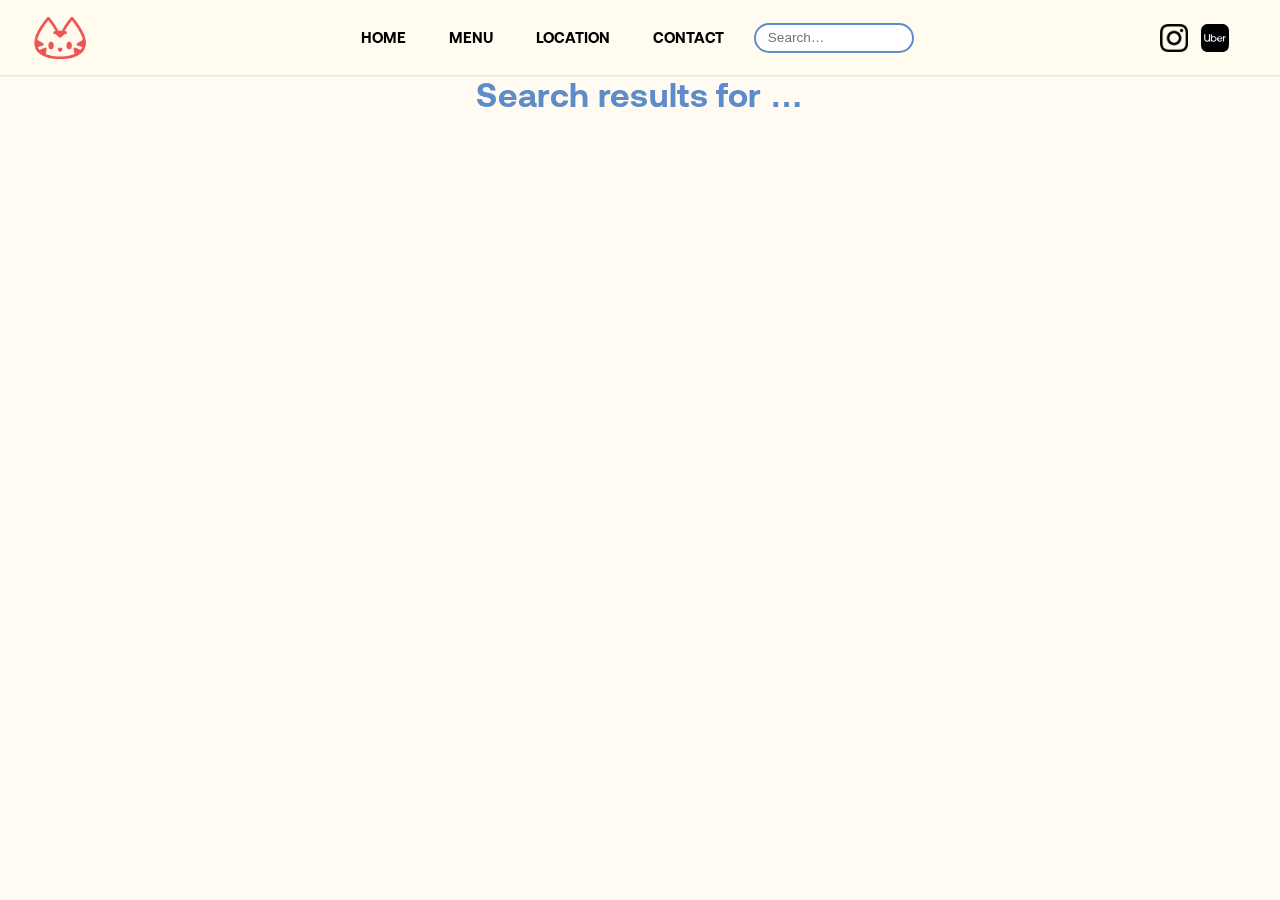
<file: search.html>
<!DOCTYPE html>
<html lang="en">
<head>
  <meta charset="UTF-8" />
  <meta name="viewport" content="width=device-width, initial-scale=1.0"/>
  <title>Search • Koko</title>
  <link rel="stylesheet" href="css/styles.css" />
</head>
<body class="search-page">
  <!-- reuse your same header here -->
  <header class="site-header">
  <div class="container nav-container">
    <!-- left logo -->
    <a href="index.html" class="logo">
      <img src="assets/logos/babytiger.png"
       alt="Koko baby tiger logo"
       width="120" height="120" />
    </a>

    <!-- MOBILE SEARCH (shown ≤915px; desktop keeps using nav-center form) -->
    <form class="nav-search-form nav-search-form--mobile" action="search.html" role="search">
      <input
        type="search"
        class="nav-search nav-search--mobile"
        name="q"
        placeholder="Search…"
        aria-label="Search site"
      />
    </form>

    <!-- center links + search (desktop only) -->
    <div class="nav-center">
      <nav class="main-nav" aria-label="Primary">
        <ul>
          <li><a href="index.html">HOME</a></li>
          <li><a href="menu.html">MENU</a></li>
          <li><a href="location.html">LOCATION</a></li>
          <li><a href="contact.html">CONTACT</a></li>
        </ul>
      </nav>

      <form class="nav-search-form" action="search.html" role="search">
        <input
          type="search"
          class="nav-search"
          name="q"
          placeholder="Search…"
          aria-label="Search site"
        />
      </form>
    </div>

    <!-- right icons (desktop only) -->
    <div class="nav-right">
      <a href="https://www.instagram.com/eatkoko.co/?hl=en" target="_blank" rel="noopener" aria-label="Instagram">
        <img src="assets/icons/Instagram.png" alt="Instagram" class="nav-icon" />
      </a>
      <a href="https://www.ubereats.com/ca/store/koko-japanese-eatery/v2n2s-fLUFajK1IIgFMmdw?srsltid=AfmBOooQx38epPySVjvlirUIBgheRHrNhUKoY4Lw600LXWlp9isM7NgP"
         target="_blank" rel="noopener" aria-label="Order on Uber Eats">
        <img src="assets/icons/Uber.svg" alt="Uber Eats" class="nav-icon" />
      </a>
    </div>

    <!-- mobile toggle (single button – no nesting) -->
    <button class="nav-toggle" aria-label="Open menu" aria-expanded="false">
      <span class="bar"></span>
      <span class="bar"></span>
      <span class="bar"></span>
    </button>
  </div>
</header>

<nav id="mobile-drawer" class="mobile-drawer" aria-hidden="true">
  <div class="mobile-drawer__inner">
    <ul class="mobile-drawer__list" role="menu">
      <li role="none"><a role="menuitem" href="index.html">HOME</a></li>
      <li role="none"><a role="menuitem" href="menu.html">MENU</a></li>
      <li role="none"><a role="menuitem" href="location.html">LOCATION</a></li>
      <li role="none"><a role="menuitem" href="contact.html">CONTACT</a></li>

      <!-- social row directly under the links -->
      <li role="none" class="mobile-social">
        <a class="drawer-social" href="https://www.instagram.com/eatkoko.co/?hl=en"
           target="_blank" rel="noopener" aria-label="Instagram">
          <img src="assets/icons/Instagram.png" alt="">
        </a>
        <a class="drawer-social" href="https://www.ubereats.com/ca/store/koko-japanese-eatery/v2n2s-fLUFajK1IIgFMmdw?srsltid=AfmBOooQx38epPySVjvlirUIBgheRHrNhUKoY4Lw600LXWlp9isM7NgP"
           target="_blank" rel="noopener" aria-label="Order on Uber Eats">
          <img src="assets/icons/Uber.svg" alt="">
        </a>
      </li>
    </ul>
  </div>
</nav>

  <!-- Mobile drawer (stays in DOM; only used ≤915px) -->
  <nav id="mobile-drawer" class="mobile-drawer" aria-hidden="true">
    <div class="mobile-drawer__inner">
      <ul class="mobile-drawer__list" role="menu">
        <li role="none"><a role="menuitem" href="index.html">home</a></li>
        <li role="none"><a role="menuitem" href="menu.html">menu</a></li>
        <li role="none"><a role="menuitem" href="location.html">location</a></li>
        <li role="none"><a role="menuitem" href="contact.html">contact</a></li>
      </ul>

      <div class="mobile-drawer__footer">
        <a href="https://www.instagram.com/eatkoko.co/?hl=en" target="_blank" rel="noopener" aria-label="Instagram">
          <img src="assets/icons/Instagram.png" alt="" />
        </a>
      </div>
    </div>
  </nav>

  <main class="search-main container">
    <header class="search-hero">
      <h1 class="search-title">
        Search results for <span id="search-query">…</span>
      </h1>
      <span id="search-count" class="search-count-chip" hidden></span>
    </header>

    <div id="search-results" class="search-results"></div>
  </main>

  <script src="js/sticky-header.js" defer></script>
  <script src="js/search.js" defer></script>
  <script src="js/mobile-nav.js" defer></script>
</body>
</html>
</file>
<file: css/styles.css>
/* ==========================================================================
   KOKO Stylesheet

   Table of Contents
   00) Global Reset & Base
   01) Font Faces (Aeonik)
   02) Design Tokens (CSS Variables)
   03) Generic Elements & Helpers
   04) Header / Navigation
   05) Hero (classic) + Hero Stack (storefront bg + overlay)
   06) About
   07) Banner Carousel
   08) Location Page
   09) Contact Page
   10) Meet the Chef
   11) Menu Page
   12) Footer
   13) FAQ Modal
   14) Search / Misc
   ========================================================================== */


/* ==========================================================================
   00) GLOBAL RESET & BASE
   ========================================================================== */

html, body { margin: 0; padding: 0; }
html, body { overflow-x: hidden; }
img, svg { display: block; }
img { max-width: 100%; display: block; }
a { text-decoration: none; }

/* ensure the home header really sits at 0 */
.home .site-header { top: 0; }

body{
  margin: 0;
  font-family: var(--font-sans);
  background: var(--color-off-white);
  color: var(--color-black);
}


/* ==========================================================================
   01) FONT FACES – AEONIK
   ========================================================================== */

@font-face{
  font-family:'Aeonik';
  src:url('../assets/fonts/Aeonik-Regular.otf') format('opentype');
  font-weight:400; font-style:normal; font-display:swap;
}
@font-face{
  font-family:'Aeonik';
  src:url('../assets/fonts/Aeonik-RegularItalic.otf') format('opentype');
  font-weight:400; font-style:italic; font-display:swap;
}
@font-face{
  font-family:'Aeonik';
  src:url('../assets/fonts/Aeonik-Light.otf') format('opentype');
  font-weight:300; font-style:normal; font-display:swap;
}
@font-face{
  font-family:'Aeonik';
  src:url('../assets/fonts/Aeonik-LightItalic.otf') format('opentype');
  font-weight:300; font-style:italic; font-display:swap;
}
@font-face{
  font-family:'Aeonik';
  src:url('../assets/fonts/Aeonik-Bold.otf') format('opentype');
  font-weight:700; font-style:normal; font-display:swap;
}
@font-face{
  font-family:'Aeonik';
  src:url('../assets/fonts/Aeonik-BoldItalic.otf') format('opentype');
  font-weight:700; font-style:italic; font-display:swap;
}


/* ==========================================================================
   02) DESIGN TOKENS (CSS VARIABLES)
   ========================================================================== */

:root{
  /* Typography */
  --font-sans: 'Aeonik', sans-serif;

  /* Brand colors */
  --color-blue:#5D8CC9;
  --color-red:#EC5554;
  --color-yellow:#FFE799;
  --color-pink:#FAC8D3;
  --color-orange:#FBAF5F;
  --color-brown:#D4A273;

  /* Neutrals */
  --color-off-white:#FFFBF2;
  --color-white:#FFFFFF;
  --color-black:#000000;

  /* Layout / misc */
  --container-w:1200px;
  --space:clamp(16px, 2vw, 28px);
  --radius-2xl:18px;
  --ink-900:var(--color-black);
  --ink-600:#5f5f5f;
  --bg-cream:var(--color-off-white);
  --spacer:.8rem;

  /* Safe defaults overwritten by JS where applicable */
  --header-h:72px;
  --tabs-h:46px;

  /* Section effects */
  --hero-zoom:1.12;
  --about-zoom:.9;

  /* Contact hero logo default width */
  --contact-logo-w: clamp(240px, 31.5vw, 450px);

  /* Location scoped tokens */
  --loc-card-bg: color-mix(in srgb, var(--color-off-white) 88%, white 12%);
  --loc-shadow: 0 10px 24px rgba(0,0,0,.06), 0 1px 0 rgba(0,0,0,.03);
  --loc-line: #eae3d8;
}

@media (max-width: 420px){
  :root{ --contact-logo-w: clamp(210px, 52.5vw, 390px); }
}


/* ==========================================================================
   03) GENERIC ELEMENTS & HELPERS
   ========================================================================== */

.container{ max-width: var(--container-w); margin-inline: auto; padding-inline: var(--space); }


/* ==========================================================================
   04) HEADER / NAVIGATION
   ========================================================================== */

/* Glassy sticky header */
.site-header{
  position: sticky; top: 0; z-index: 200;
  padding: .6rem 0;
  background: color-mix(in srgb, var(--color-off-white) 10%, transparent);
  -webkit-backdrop-filter: blur(10px) saturate(140%); backdrop-filter: blur(10px) saturate(140%);
  border-bottom: 1px solid rgba(0,0,0,.08);
  box-shadow: 0 1px 0 rgba(0,0,0,.04);
  transition: background-color .18s, border-color .18s, -webkit-backdrop-filter .18s, backdrop-filter .18s;
}

/* Home: transparent until fixed */
.home .site-header{
  position: absolute; top: 0; left: 0; right: 0;
  background: transparent; border: 0; box-shadow: none;
  -webkit-backdrop-filter: none; backdrop-filter: none;
}

/* JS may set .is-fixed */
.site-header.is-fixed{ position: fixed; left: 0; right: 0; top: 0; }
.home .site-header.is-fixed{
  background: color-mix(in srgb, var(--color-off-white) 10%, transparent);
  -webkit-backdrop-filter: blur(10px) saturate(140%); backdrop-filter: blur(10px) saturate(140%);
  border-bottom: 1px solid rgba(0,0,0,.08);
  box-shadow: 0 1px 0 rgba(0,0,0,.04);
}

/* Non-home: reserve space so content doesn’t jump */
body:not(.home) .site-header{ position: fixed; top: 0; left: 0; right: 0; z-index: 200; }
body:not(.home){ padding-top: var(--header-h, 72px); }

/* Grid */
.site-header > .nav-container{
  max-width: none; width: 100%; box-sizing: border-box;
  padding-left: clamp(12px, 3vw, 32px);
  padding-right: max(clamp(24px, 4vw, 64px), env(safe-area-inset-right));
  display: grid; grid-template-columns: 1fr min(900px, 72vw) 1fr;
  align-items: center; column-gap: 8px;
}

/* Logo */
.site-header .logo{ grid-column: 1; justify-self: start; }
.site-header .logo img{ height: 56px; width: auto; }

/* Center nav + right icons (desktop) */
.nav-center{ grid-column: 2; justify-self: center; display: flex; align-items: center; gap: 1rem; }
.nav-right { grid-column: 3; justify-self: end; display: flex; align-items: center; gap: var(--spacer); }

/* Main nav pills (rounded + bold to match chips) */
.main-nav ul{ list-style: none; display: flex; gap: 1rem; margin: 0; padding: 0; }
.main-nav a{
  font-family: var(--font-sans); font-weight: 700; font-size: .95rem;
  color: var(--color-black);
  padding: .45rem .85rem;
  border-radius: 999px;
  background: transparent;
  transition: color .2s, box-shadow .2s, background .2s;
}
.main-nav a:hover,
.main-nav a:focus-visible{ color: var(--color-red); background: transparent; box-shadow: none; }
.main-nav a[aria-current="page"]{
  background: var(--color-red); color: #fff; box-shadow: 0 2px 10px rgba(0,0,0,.08);
}

/* Search */
.nav-search{
  width: 160px; padding: .35rem .75rem;
  border: 2px solid var(--color-blue); border-radius: 16px; font-size: .85rem;
  transition: border-color .2s;
}
.nav-search:focus{ outline: none; border-color: var(--color-red); }

/* Right-side icons */
.nav-right img{ width: 28px; height: 28px; filter: invert(0%); transition: filter .2s; }

/* Desktop only by default */
.nav-toggle{ display: none; }
.mobile-drawer{ display: none; }

/* Mobile / small screens (≤915px) */
@media (max-width: 915px){
  .site-header .logo img{ height: 28px; }
  .nav-center, .nav-right{ display: none !important; }

  .nav-toggle{
    grid-column: 3; justify-self: end;
    display: inline-flex; align-items: center; justify-content: center;
    width: 42px; height: 42px; border-radius: 12px;
    background: var(--color-off-white);
    border: 1.5px solid rgba(0,0,0,.12);
    box-shadow: 0 1px 0 rgba(0,0,0,.04);
    position: relative; z-index: 1002; color: var(--color-black); font-size: 0;
  }
  .nav-toggle:focus-visible{ outline: 2px solid var(--color-blue); outline-offset: 3px; }
  .nav-toggle .bar{
    position: absolute; left: 10px; right: 10px; height: 2px; background: currentColor;
    transition: transform .2s, opacity .2s;
  }
  .nav-toggle .bar:nth-child(1){ transform: translateY(-7px); }
  .nav-toggle .bar:nth-child(2){ opacity: 1; }
  .nav-toggle .bar:nth-child(3){ transform: translateY(7px); }
  body.menu-open .nav-toggle .bar:nth-child(1){ transform: rotate(45deg); }
  body.menu-open .nav-toggle .bar:nth-child(2){ opacity: 0; }
  body.menu-open .nav-toggle .bar:nth-child(3){ transform: rotate(-45deg); }

  /* Full-screen drawer */
  .mobile-drawer{
    display: block; position: fixed;
    top: var(--header-h, 64px); left: 0; right: 0; bottom: 0;
    background: var(--color-off-white);
    z-index: 1000; transform: translateY(8px); opacity: 0; pointer-events: none;
    transition: transform .24s ease, opacity .24s ease;
  }
  body.menu-open .mobile-drawer{ transform: translateY(0); opacity: 1; pointer-events: auto; }

  .mobile-drawer__inner{
    min-height: calc(100dvh - var(--header-h, 64px));
    display: grid; grid-template-rows: 1fr auto;
    align-items: center; justify-items: center;
    padding: 6vh 18px 28px;
  }

  .mobile-drawer__list{
    list-style: none; margin: 0; padding: 0;
    display: grid; gap: clamp(18px, 4vh, 32px); text-align: center;
  }
  .mobile-drawer__list a{
    font: 600 clamp(22px, 4.6vw, 32px)/1.25 var(--font-sans, system-ui, sans-serif);
    color: var(--color-black); letter-spacing: .02em;
  }
  .mobile-drawer__list a[aria-current="page"]{
    background: var(--color-red); color: #fff;
    padding: .45rem 1rem; border-radius: 999px; box-shadow: 0 2px 10px rgba(0,0,0,.08);
  }

  .mobile-drawer .mobile-social{
    display: flex; justify-content: center; align-items: center;
    gap: 16px; margin-top: 12px; list-style: none;
  }
  .mobile-drawer .mobile-social img{ width: 28px; height: 28px; }

  body.menu-open{ overflow: hidden; }

  .site-header .nav-container > hr,
  .site-header .nav-container > .divider{ display: none !important; }
}


/* ==========================================================================
   05) HERO (classic) + HERO STACK
   ========================================================================== */

/* Classic hero (single image) */
.hero{
  position: relative;
  width: 100vw;
  margin-left: calc(50% - 50vw);
  margin-right: calc(50% - 50vw);
  overflow: hidden;
  background: none;
  margin-block: clamp(12px, 2vw, 24px);
}
.hero > img.hero-img{
  display: block;
  width: 100%;
  height: auto;
  aspect-ratio: 16 / 9;
  object-fit: cover;
  object-position: center;
  transform: scale(var(--hero-zoom));
  transform-origin: center center;
  transition: transform .25s ease, object-position .25s ease;
}
@media (max-width: 900px){ :root{ --hero-zoom: 1.06; } }
@media (max-width: 640px){ .hero > img.hero-img{ transform: none; } }
.home section.hero{ margin-bottom: 0 !important; }
@media (max-width: 915px){ .hero{ min-height: 0; margin-bottom: 8px; } }

/* Stacked hero: storefront bg + logo overlay (single source of truth) */
.hero.hero-stack{
  position: relative;
  width: 100vw;
  margin-left: calc(50% - 50vw);
  margin-right: calc(50% - 50vw);
  overflow: hidden;
  min-height: 100svh;
  --safe-top: max(env(safe-area-inset-top, 0px), var(--header-h, 72px));
  padding-top: var(--safe-top);
  display: grid;
  place-items: center;
  background: var(--bg-page, #FFFBF2);
  isolation: isolate;
}
.hero-stack .hero-bg{
  position: absolute; inset: 0;
  width: 100%; height: 100%;
  object-fit: cover;
  object-position: 50% 52%;
  transform: none; will-change: transform;
}
@media (max-width: 915px){ .hero-stack .hero-bg{ transform: scale(1.16); } }

.hero-stack::after{
  content: ""; position: absolute; inset: 0; pointer-events: none;
  /* keep as transparent—veil can be added if desired */
}

.hero-stack .hero-overlay{
  position: relative; z-index: 2; display: block;
  width: min(92vw, 800px); height: auto;
  max-height: calc(100svh - var(--safe-top) - 24px);
  object-fit: contain;
}
@media (min-width: 916px){
  .hero.hero-stack{ min-height: clamp(68vh, 78vh, 88vh); }
  .hero-stack .hero-bg{ transform: none; object-position: 50% 50%; }
  .hero-stack .hero-overlay{ width: min(72vw, 980px); max-height: none; }
}

/* Minor spacing coordination with carousel */
.hero, .hero.hero-stack { margin-top: 0 !important; }


/* ==========================================================================
   06) ABOUT
   ========================================================================== */

.about{ background: var(--color-off-white); color: var(--color-black); padding-bottom: 0; }
.about .container{ text-align: center; }
.about h2{ font-family: var(--font-sans); font-size: 4rem; margin-bottom: 4rem; padding-left: 5rem; }
.about h3{ margin-bottom: 1rem; padding-left: 5rem; }
.about p{ max-width: 1000px; margin: 0 auto; font-size: 1.5rem; line-height: 1.6; padding-left: 5rem; }

.about-container{ display: flex; align-items: center; gap: 2rem; padding: 4rem 1rem; margin-bottom: 3rem; }
.about-content{ flex: 1; max-width: 600px; text-align: left; }
.about-content h2{ font-family: var(--font-sans); font-size: 3rem; margin-bottom: 1rem; line-height: 1.2; }
.about-content p{ font-size: 1.25rem; line-height: 1.6; margin: 0; }
.about-image{ flex: 1; }
.about-image img{ width: 100%; height: auto; display: block; border-radius: 8px; object-fit: cover; }

@media (max-width: 768px){
  .about-container{ flex-direction: column; text-align: center; }
  .about-content{ max-width: none; }
  .about-image{ margin-top: 2rem; }
}

/* Full-bleed About image */
.about-hero-test{
  position: relative;
  width: 100vw;
  margin-left: calc(50% - 50vw);
  margin-right: calc(50% - 50vw);
}
.about-hero-test img{
  display: block; width: 100%; height: auto;
  aspect-ratio: 16 / 9; object-fit: cover;
  transform: scale(var(--about-zoom)); transform-origin: center center; transition: transform .25s ease;
}
@media (max-width: 640px){ .about-hero-test img{ transform: none; } }

/* About (split layout) — enlarged type/art + mobile fix */
.about-split{
  background: var(--color-off-white); color: var(--color-black);
  padding-block: clamp(28px, 6vw, 80px);
}
.about-split__grid{
  display: grid;
  grid-template-columns: minmax(360px, 1.25fr) minmax(420px, 1fr);
  gap: clamp(22px, 5vw, 64px);
  align-items: center;
}
.about-split__media{ margin: 0; }
.about-split__media img{ display: block; width: 100%; height: auto; filter: drop-shadow(0 12px 28px rgba(0,0,0,.08)); }
.about-split__copy{ max-width: 56ch; font-family: var(--font-sans, system-ui, sans-serif); color: var(--color-black); }
.about-split__eyebrow{
  display: inline-block; margin: 0 0 .6rem 0; padding-bottom: .15rem;
  border-bottom: 2px solid currentColor; font: 600 1.1875rem var(--font-sans, system-ui, sans-serif);
}
.about-split__title{
  margin: 0 0 .4rem 0;
  font-family: var(--font-sans, system-ui, sans-serif); font-weight: 800; line-height: 1.15;
  font-size: clamp(2.375rem, 4.25vw, 3.5rem);
  color: var(--color-blue);
}
.about-split__tagline{
  margin: 0 0 3rem 0; font-style: italic;
  font-size: clamp(1.25rem, 2vw, 1.5625rem);
  color: color-mix(in srgb, var(--color-black) 70%, transparent);
}
.about-split__body{ margin: 0; max-width: 66ch; font-size: 1.5625rem; line-height: 1.7; }
.about-split__jp{ color: var(--color-blue); font-weight: 700; }

@media (max-width: 900px){
  .about-split__grid{ grid-template-columns: 1fr; gap: clamp(18px, 5vw, 28px); }
  .about-split__media{ order: -1; }
  .about-split__media img{ max-width: min(100%, 560px); margin-inline: auto; height: auto; }
  .about-split__copy{ margin-inline: auto; text-align: center; }
}

/* Phone-only: slightly smaller media image */
@media (max-width: 640px){
  .about-split__media img{ transform: scale(.92); transform-origin: center; }
}


/* ======================================================================
   07) BANNER CAROUSEL — gapless continuous scroll (6 tiles)
   ====================================================================== */
.banner-carousel{
  position: relative;
  overflow: hidden;
  width: 100vw;
  margin-left:  calc(50% - 50vw);
  margin-right: calc(50% - 50vw);
  padding-top: 3rem;

  --banner-h: 430px;   /* desktop band height */
  --duration: 30s;     /* set by JS based on loop width */
  --loop-w: 1000px;    /* set by JS to half the track width */
}

.carousel-container{ position: relative; }

.carousel-track{
  display: flex;
  align-items: center;
  gap: 0;                       /* gapless strip */
  will-change: transform;
}

.carousel-slide{
  flex: 0 0 auto;               /* never shrink */
  height: var(--banner-h);
  width: auto;                  /* natural width desktop */
  object-fit: contain;          /* show full artwork on desktop */
  display: block;
  background: var(--color-off-white);
}

/* Continuous animation */
@keyframes bannerScroll{
  from { transform: translateX(0); }
  to   { transform: translateX(calc(-1 * var(--loop-w))); }
}
.banner-carousel.is-ready .carousel-track{
  animation: bannerScroll var(--duration) linear infinite;
}
@media (prefers-reduced-motion: reduce){
  .banner-carousel.is-ready .carousel-track{ animation: none; }
}

/* CTA + spacing (unchanged) */
.carousel-cta{ text-align: center; margin: 1.25rem auto 2.25rem; }
.carousel-cta .menu-cta{
  display: inline-block; font-family: var(--font-sans); font-weight: 700;
  font-size: 1.075rem; line-height: 1; padding: .95rem 1.75rem; border-radius: 999px; border-width: 3px; border-style: solid;
}
@media (min-width: 900px){
  .carousel-cta .menu-cta{ font-size: 1.15rem; padding: 1.05rem 2rem; border-width: 3px; }
}

/* Home spacing helpers (unchanged) */
.home .banner-carousel{ margin-top: clamp(20px, 3.5vw, 56px); }
@media (max-width: 480px){ .home .banner-carousel{ margin-top: clamp(24px, 7vw, 72px); } }
.home section.hero + section.banner-carousel{
  margin-top: clamp(16px, 3vw, 48px) !important;
  padding-top: 1px; background-clip: padding-box;
}
.home section.hero{ margin-bottom: clamp(12px, 2.5vw, 32px) !important; }
.carousel-container{ margin-top: 3rem; }

/* PHONE/TABLET — each slide = full viewport width (no overlap), big band */
@media (max-width: 915px){
  .banner-carousel{
    --banner-h: clamp(300px, 95vw, 520px);
    padding-top: 0;
    margin-block: 8px 14px;
  }
  .banner-carousel .carousel-container{
    height: var(--banner-h);
    overflow: hidden;           /* mask the scrolling strip */
  }
  .banner-carousel .carousel-track{
    height: var(--banner-h);
    align-items: center;
  }
  .banner-carousel .carousel-slide{
    flex: 0 0 100vw;            /* exactly one slide per viewport */
    width: 100vw;
    height: 100%;
    object-fit: contain;        /* keep your product art uncropped */
    transform: none !important;
  }
}


/* ==========================================================================
   08) LOCATION PAGE — tidy version (+ hero tint)
   ========================================================================== */

.location-page{ overflow-x: hidden; }

/* Container */
.location-page .container{
  width: min(1200px, 92vw);
  margin-inline: auto;
  padding-inline: clamp(14px, 3vw, 24px);
}

/* Hero (logo/address + map) */
.loc-hero{
  display: grid;
  grid-template-columns: 320px 1fr;
  gap: clamp(22px, 3.5vw, 40px);
  align-items: start;
  margin-top: clamp(16px, 2.5vw, 28px);
  margin-bottom: clamp(28px, 5vw, 56px);
}
.brand-card{
  width: 240px; height: 240px; border-radius: 18px;
  display: grid; place-items: center; margin-bottom: 1rem;
}
.brand-card img{ max-width: 115%; height: auto; }

.address-block{
  background: var(--loc-card-bg);
  border-radius: 18px;
  box-shadow: var(--loc-shadow);
  padding: 1rem 1.25rem;
  line-height: 1.55;
}
.address-block h3{
  display: inline-block; margin: 0 0 .6rem 0; padding: .4rem .85rem;
  border-radius: 999px; background: var(--color-red); color: #fff;
  font: 700 .82rem/1 var(--font-sans, system-ui, sans-serif); letter-spacing: .06em;
  box-shadow: 0 2px 10px rgba(0,0,0,.08);
}

.loc-map{
  border-radius: 18px; overflow: hidden; background: #fff; box-shadow: var(--loc-shadow);
}
.loc-map iframe{ width: 100%; height: 380px; border: 0; display: block; }

/* Divider */
.loc-divider{
  width: min(1200px, 92vw);
  margin: clamp(28px, 4vw, 44px) auto;
  border: 0; border-top: 1px solid color-mix(in srgb, var(--loc-line) 70%, transparent);
}

/* Row: Hours left; Parking/Transit stacked right */
.loc-row{
  display: grid;
  grid-template-columns: minmax(340px, 1fr) minmax(340px, 1fr);
  column-gap: clamp(14px, 2.2vw, 24px);
  row-gap: 0;
  align-items: stretch;
  justify-content: center;
  max-width: 1100px;
  margin: clamp(24px, 4vw, 48px) auto;
}
.hours--row{ margin: 0; display: contents; }

.loc-row .hours-card{
  grid-column: 1; grid-row: 1 / span 2;
  align-self: stretch; height: auto;
  padding: 16px 18px; border-radius: 18px; box-shadow: var(--loc-shadow);
  background: linear-gradient(
    180deg,
    color-mix(in srgb, var(--color-off-white) 94%, white 6%) 0%,
    color-mix(in srgb, var(--color-off-white) 98%, white 2%) 100%
  );
}

/* Red pill titles (hours + small info cards) */
.loc-row .hours-title,
.loc-row .info-card h4{
  display: inline-block; margin: 0 0 .65rem 0; padding: .4rem .85rem;
  border-radius: 999px; background: var(--color-red); color: #fff;
  font: 800 .82rem/1 var(--font-sans, system-ui, sans-serif); letter-spacing: .06em;
  box-shadow: 0 2px 10px rgba(0,0,0,.08);
}

/* Small info cards (Parking/Transit) */
.info-card{
  grid-column: 2; background: var(--loc-card-bg);
  border-radius: 18px; box-shadow: var(--loc-shadow);
  padding: 16px 18px; display: flex; flex-direction: column; gap: .5rem;
}
.info-card + .info-card{ margin-top: clamp(14px, 2.2vw, 24px); }
.loc-row .info-card p{ margin: 0; max-width: 48ch; line-height: 1.55; color: var(--ink-700, rgba(0,0,0,.78)); }

/* Hours table */
.loc-row .hours-table{
  display: grid; grid-template-columns: auto auto;
  column-gap: clamp(16px, 2vw, 24px); row-gap: .35rem;
  padding: 0; margin-top: 1rem;
}
.loc-row .hours-table .col{ display: grid; gap: .35rem; font-size: .98rem; }
.loc-row .hours-table .col-times span{ font-variant-numeric: tabular-nums; }

/* Store photos grid */
.store-photos{ margin: clamp(28px, 6vw, 84px) auto clamp(40px, 8vw, 96px); }
.photo-grid{ display: grid; grid-template-columns: repeat(4, 1fr); gap: clamp(12px, 2vw, 16px); }
.photo-grid img{
  width: 100%; aspect-ratio: 4 / 3; object-fit: cover; border-radius: 16px; box-shadow: var(--loc-shadow);
}

/* Responsive */
@media (max-width: 1100px){
  .loc-row{ grid-template-columns: 1fr; }
  .loc-row .hours-card{ grid-column: 1; grid-row: auto; height: auto; }
  .info-card{ grid-column: 1; }
}
@media (max-width: 1024px){
  .loc-hero{ grid-template-columns: 300px 1fr; }
  .loc-map iframe{ height: 360px; }
}
@media (max-width: 820px){
  .loc-hero{ grid-template-columns: 1fr; }
  .photo-grid{ grid-template-columns: repeat(2, 1fr); }
}
@media (max-width: 480px){ .photo-grid{ grid-template-columns: 1fr; } }

/* Location hero (the wide banner on Location page) */
.location-page .contact-hero{
  position: relative; width: min(1200px, 94vw);
  margin: 18px auto 10px; padding: 0;
  border-radius: 16px; overflow: hidden; /* keep tint within round corners */
}
.location-page .contact-hero img{
  display: block; width: 100%;
  height: clamp(260px, 36vw, 420px);
  object-fit: cover; object-position: center 70%;
  border-radius: inherit;
}
@media (max-width: 640px){
  .location-page .contact-hero img{ object-position: center 66%; }
}
/* Off-white overlay tint (always covers full image) */
.location-page .contact-hero::after{
  content:""; position:absolute; inset:0; pointer-events:none;
  background: color-mix(in srgb, var(--color-off-white) 20%, transparent);
}

/* Location → Address: remove italics inside the card */
.location-page .address-block,
.location-page .address-block em,
.location-page .address-block i,
.location-page .address-block address{
  font-style: normal;
}


/* ==========================================================================
   09) CONTACT PAGE
   ========================================================================== */

.contact-page .container{ width: min(1040px, 92vw); margin-inline: auto; }

.contact-page .contact-hero{
  width: min(1040px, 92vw);
  margin: 18px auto 8px;
  padding-block: clamp(6px, 2vw, 16px);
  display: grid; place-items: center; background: transparent;
}
.contact-page .contact-hero img{
  width: var(--contact-logo-w); height: auto; object-fit: contain; object-position: center; display: block;
}

/* Contact info */
.contact-info{ margin: 10px 0 8px; }
.contact-info h3{
  margin: 0 0 10px;
  font: 700 1rem var(--font-sans, system-ui, sans-serif);
  letter-spacing: .02em;
}
.contact-info-card{
  background: #fff; border-radius: 16px; padding: 14px 18px; box-shadow: 0 10px 26px rgba(0,0,0,.06);
  display: grid; grid-template-columns: 120px 1fr; gap: 6px 14px;
}
.contact-info-card p{ margin: 0; opacity: .75; }
.contact-phone{ color: var(--color-black); font-weight: 700; text-decoration: none; }
.contact-phone:hover{ text-decoration: underline; }

/* Form card */
.contact-form{
  margin: 18px auto 40px;
  background: var(--color-off-white);
  border-radius: 18px;
  padding: 22px 18px 24px;
  box-shadow: 0 18px 40px rgba(0,0,0,.08);
}
.contact-form h3{
  margin: 4px 0 16px; font-size: .98rem; text-align: center; font-weight: 600; color: var(--color-black);
}

/* Form grid */
#contactForm{
  display: grid; grid-template-columns: repeat(2, minmax(0, 1fr));
  gap: 14px 16px; align-items: start;
}
#contactForm label, #contactForm input, #contactForm textarea, #contactForm button{
  min-width: 0; box-sizing: border-box;
}

/* Red pill labels */
#contactForm label{ display: grid; gap: 8px; }
#contactForm .pill-red{
  display: inline-block; background: var(--color-red); color: #fff;
  font: 800 .82rem/1 var(--font-sans, system-ui, sans-serif);
  letter-spacing: .06em; padding: .42rem .85rem; border-radius: 999px; box-shadow: 0 2px 10px rgba(0,0,0,.08);
  width: max-content;
}

/* Inputs */
#contactForm .form-input{
  width: 100%; background: var(--color-white); color: var(--color-black);
  border: 2px solid var(--color-blue); border-radius: 12px; padding: 12px 14px;
  font: 400 .95rem var(--font-sans, system-ui, sans-serif);
  transition: border-color .15s, box-shadow .15s, background .15s;
}
#contactForm textarea.form-input{ resize: vertical; min-height: 140px; }
#contactForm .form-input::placeholder{ color: rgba(0,0,0,.45); }
#contactForm .form-input:focus{
  outline: none; border-color: var(--color-red);
  background: #fff; box-shadow: 0 0 0 3px color-mix(in srgb, var(--color-red) 24%, transparent);
}

/* Full-width rows & submit alignment */
#contactForm .full{ grid-column: 1 / -1; }
#contactForm .menu-cta{ grid-column: 1 / -1; justify-self: center; }

/* Status text */
.form-msg{
  grid-column: 1 / -1; text-align: center; margin: 6px 0 0;
  font-size: .92rem; min-height: 1.2em; color: var(--color-black);
}
.form-msg.is-success{ color: #1a7f37; }
.form-msg.is-error{ color: #b42318; }

/* Mobile */
@media (max-width: 720px){ #contactForm{ grid-template-columns: 1fr; } }


/* ==========================================================================
   10) MEET THE CHEF — aligned to footer container
   ========================================================================== */

.chef{
  background: var(--bg-page, #FFFBF2);
  padding: 0 0 clamp(2.5rem, 6vw, 5rem);
}
.chef .container{
  max-width: 1200px; margin-inline: auto; padding-inline: 1rem;
  margin-top: 10rem; margin-bottom: 5rem;
}
.chef-grid{
  display: grid; grid-template-columns: minmax(0, 1.3fr) minmax(0, 1fr);
  gap: clamp(1.25rem, 4vw, 3rem); align-items: center;
}
.chef-copy{
  font-family: var(--font-sans, system-ui); color: var(--color-black);
  justify-self: start; align-self: center;
}

/* New blue heading style */
.chef-head{ margin: 0 0 .25rem 0; }
.chef-title{
  margin: 0 0 .35rem 0; font-family: var(--font-sans, system-ui, sans-serif);
  font-weight: 800; line-height: 1.12; letter-spacing: .01em;
  color: var(--color-blue); font-size: clamp(1.9rem, 3.2vw, 2.6rem);
}
.chef-subtitle{
  margin: 0 0 1rem 0;
  font: 700 clamp(1rem, 1.6vw, 1.15rem)/1.25 var(--font-sans, system-ui, sans-serif);
  color: color-mix(in srgb, var(--color-black) 70%, transparent);
}

/* Hide any leftover red pill eyebrow */
.chef-copy .eyebrow{ display: none !important; }

/* Body */
.chef-copy p{ margin: 0; max-width: 66ch; font-size: 1.25rem; line-height: 1.65; }

/* Photo */
.chef-photo{ justify-self: end; width: 100%; max-width: clamp(175px, 30vw, 400px); }
.chef-photo img{ width: 100%; height: auto; display: block; object-fit: cover; }

@media (max-width: 900px){
  .chef-grid{ grid-template-columns: 1fr; }
  .chef-photo{ order: -1; justify-self: center; max-width: 320px; width: 100%; }
}

/* Social icon */
.chef-social{ margin-top: .9rem; }
.chef-ig{
  display: inline-flex; align-items: center; justify-content: center;
  width: 38px; height: 38px; border-radius: 999px; border: 2px solid var(--color-black);
  background: var(--color-off-white);
  transition: background .2s, transform .12s, filter .2s;
}
.chef-ig img{ width: 20px; height: 20px; display: block; filter: invert(0%); transition: filter .2s; }
.chef-ig:hover{ background: var(--color-red); transform: translateY(-1px); }
.chef-ig:hover img{ filter: invert(100%); }
.chef-ig:active{ transform: translateY(0); }


/* ==========================================================================
   11) MENU PAGE (sticky tabs + mobile stack)
   ========================================================================== */

.menu{ padding-bottom: 8rem; }
.menu .container{ max-width: 1200px; }

/* Page background + glass blend */
.menu-page{ --bg-page: var(--color-off-white); --bg-cream: var(--bg-page); background: var(--bg-page); }
.menu-page .site-header{ background: color-mix(in srgb, var(--bg-page) 10%, transparent); }

/* Category bar (JS toggles .is-fixed) */
.menu-tabs{
  position: relative !important; /* restore old fixed pattern via .is-fixed */
  top: auto !important; z-index: 150; margin: 0;
  background: color-mix(in srgb, var(--bg-page, var(--color-off-white)) 8%, transparent);
  -webkit-backdrop-filter: blur(10px) saturate(140%); backdrop-filter: blur(10px) saturate(140%);
  border-bottom: 1px solid rgba(0,0,0,.08); box-shadow: 0 1px 0 rgba(0,0,0,.04);
}
.menu-tabs.is-fixed{
  position: fixed !important;
  top: calc(env(safe-area-inset-top, 0px) + var(--header-h, 72px));
  left: 0; right: 0;
}
.menu.with-tabs-fixed{ padding-top: var(--tabs-h, 46px) !important; }

/* Chips row */
.menu-tabs .container{
  max-width: 1200px; margin-inline: auto;
  display: flex; justify-content: center; gap: .5rem;
  overflow-x: auto; padding-block: .65rem;
  -webkit-overflow-scrolling: touch; scrollbar-width: none; touch-action: pan-x pan-y; cursor: grab;
}
.menu-tabs .container::-webkit-scrollbar{ display:none; }
.menu-tabs .container.is-dragging{
  cursor: grabbing; user-select: none; scroll-snap-type: none;
}

/* Chip */
.menu-tabs a{
  flex: 0 0 auto; white-space: nowrap; scroll-snap-align: center;
  text-decoration: none; color: var(--color-black);
  background: transparent; border-radius: 999px; padding: .5rem .9rem;
  font-weight: 600; letter-spacing: .02em; border: 1px solid transparent;
  transition: color .2s, background .2s, box-shadow .2s;
}
.menu-tabs a:hover, .menu-tabs a:focus-visible{ color: var(--color-red); background: transparent; box-shadow: none; outline: none; }
.menu-tabs a.active, .menu-tabs a[aria-current="page"], .menu-tabs a[aria-current="true"]{
  background: var(--color-red); color: #fff; box-shadow: 0 2px 10px rgba(0,0,0,.08);
}

/* Mobile: start left + edge fade hint */
@media (max-width: 915px){
  .menu-tabs .container{
    justify-content: flex-start;
    padding-inline: 12px;
    scroll-snap-type: x proximity;
    -webkit-mask-image: linear-gradient(90deg, transparent 0, #000 16px, #000 calc(100% - 16px), transparent);
            mask-image: linear-gradient(90deg, transparent 0, #000 16px, #000 calc(100% - 16px), transparent);
  }
  @media (max-width: 480px){
    .menu-tabs a{ font-size:.92rem; padding:.45rem .75rem; }
  }
}

/* Sections */
.menu-section{
  scroll-margin-top: calc(var(--header-h, 72px) + var(--tabs-h, 46px));
  padding-block: clamp(32px, 6vw, 72px);
}
.menu-section h2{
  font-size: clamp(28px, 3.2vw, 40px);
  text-align: center; margin: 0 0 1.25rem; letter-spacing: .02em;
}
.section-note, .group-price{
  text-align: center; color: var(--ink-600, rgba(0,0,0,.65));
  margin-bottom: .4rem; font-weight: 700;
}
.section-subnote{
  text-align: center; color: var(--ink-600, rgba(0,0,0,.65));
  margin-bottom: 2rem; font-size: .95rem;
}

/* Grid */
.menu-grid{
  display: grid; gap: clamp(24px, 3vw, 40px);
  grid-template-columns: 1fr;
}
@media (min-width: 920px){ .menu-grid{ grid-template-columns: 1fr 1fr; } }

/* Item card */
.menu-item{
  display: grid;
  grid-template-columns: 160px 1fr;
  align-items: center; gap: 18px;
}
@media (min-width: 1100px){ .menu-item{ grid-template-columns: 220px 1fr; } }

/* Media */
.thumb{
  width: 100%; aspect-ratio: 1 / 1; border-radius: var(--radius-2xl, 18px);
  overflow: hidden; background: #FFFBF2; border: 1px solid #FFFBF2;
  display: flex; align-items: center; justify-content: center;
}
.thumb img{ width: 92%; height: auto; } /* slightly fuller image */

/* Copy */
.info{ position: relative; padding-right: 88px; }
.title{ font-weight: 800; font-size: clamp(18px, 2.1vw, 22px); margin: 0 0 .35rem; }
.desc{ margin: 0; color: var(--ink-600, rgba(0,0,0,.65)); font-size: .98rem; line-height: 1.45; }
.price{ position: absolute; right: 0; top: 0; font-weight: 800; letter-spacing: .02em; }
.group-price{ margin-top: -.25rem; }

/* Desktop/tablet: +20% image width */
@media (min-width: 920px){ .menu-item{ grid-template-columns: 192px 1fr; } }  /* 160 → 192 */
@media (min-width: 1100px){ .menu-item{ grid-template-columns: 264px 1fr; } } /* 220 → 264 */

/* Mobile: stack (image first), bigger art */
@media (max-width: 915px){
  .menu-grid{ grid-template-columns: 1fr; }
  .menu-item{
    grid-template-columns: 1fr; grid-auto-flow: row; align-items: start; gap: 12px;
  }
  .menu-item .thumb{
    order: 0; max-width: clamp(264px, 84vw, 432px); margin: 0 auto 4px;
  }
  .menu-item .info{
    order: 1; position: static; padding-right: 0; text-align: left;
  }
  .menu-item .price{
    position: static; display: block; margin-top: .4rem; text-align: left; font-weight: 800; letter-spacing: .02em;
  }
}

/* Menu section titles in Koko blue */
.menu-page .menu-section h2{
  color: var(--color-blue);
}


/* ==========================================================================
   12) FOOTER
   ========================================================================== */

.site-footer{
  background: var(--color-off-white); color: var(--color-black);
  padding: 4rem 1rem;
}
.site-footer .container{
  display: flex; flex-wrap: wrap; align-items: center; justify-content: space-between;
  max-width: 1200px; margin: 0 auto;
}
.site-footer .logo{ flex: 1 1 400px; }
.site-footer .logo img{ height: 120px; width: auto; }

/* Footer links as rounded chips */
.site-footer .footer-nav{
  flex: 2 1 400px; display: flex; flex-wrap: wrap; gap: .65rem; justify-content: center;
}
.site-footer .footer-nav a{
  display: inline-flex; align-items: center; justify-content: center;
  text-decoration: none;
  font-weight: 700; color: var(--color-black);
  background: transparent;
  border-radius: 999px;
  padding: .45rem .85rem;
  border: 1px solid transparent;
  transition: color .2s, background .2s, box-shadow .2s;
}
.site-footer .footer-nav a:hover,
.site-footer .footer-nav a:focus-visible{ color: var(--color-red); outline: none; }
.site-footer .footer-nav a[aria-current="page"]{
  background: var(--color-red); color: #fff; box-shadow: 0 2px 10px rgba(0,0,0,.08);
}

/* Social */
.site-footer .social{ flex: 1 1 200px; display: flex; gap: 1rem; justify-content: flex-end; }
.site-footer .social a img{ width: 32px; height: 32px; }

/* Copyright bar */
.site-footer .bottom-bar{
  width: 100%; border-top: 1px solid #ddd; margin-top: 2rem; padding-top: 1rem;
  text-align: center; font-size: .875rem; color: var(--color-black);
}

/* Footer — tablet (≤1200px) & small laptop: grid */
@media (max-width: 1200px){
  .site-footer{ padding: clamp(20px, 4vw, 32px) 16px; }
  .site-footer .container{
    display: grid;
    grid-template-columns: 1fr 1fr;
    grid-template-areas:
      "logo   social"
      "nav    nav"
      "copy   copy";
    align-items: center; justify-items: center;
    column-gap: 12px; row-gap: clamp(10px, 2vw, 16px);
    max-width: 1200px; margin-inline: auto;
  }
  .site-footer .logo{ grid-area: logo; justify-self: start; }
  .site-footer .footer-nav{ grid-area: nav; display: flex; flex-wrap: wrap; gap: 10px 18px; justify-content: center; }
  .site-footer .social{ grid-area: social; display: flex; align-items: center; gap: 16px; justify-content: end; }
  .site-footer .social a img{ width: 28px; height: 28px; }
  .site-footer .bottom-bar{
    grid-area: copy; width: 100%; text-align: center; border-top: 1px solid rgba(0,0,0,.1); padding-top: 12px; margin-top: 4px;
  }
}

/* Footer — phone (≤700px): stacked like Ryuko */
@media (max-width: 700px){
  .site-footer .container{
    grid-template-columns: 1fr;
    grid-template-areas:
      "logo" "nav" "social" "copy";
    row-gap: 12px; justify-items: center; text-align: center;
  }
  .site-footer .logo{ justify-self: center; }
  .site-footer .logo img{ height: 72px; width: auto; }

  /* links in a single column; remove pill fill */
  .site-footer .footer-nav{
    display: grid; grid-auto-rows: min-content; gap: 10px; justify-items: center;
  }
  .site-footer .footer-nav a{
    padding: 0; background: transparent; box-shadow: none; font-weight: 700;
  }
  .site-footer .footer-nav a[aria-current="page"]{
    background: transparent; color: var(--color-red); box-shadow: none;
  }
  .site-footer .social{ justify-content: center; }
  .site-footer .social img{ width: 28px; height: 28px; }
}


/* ==========================================================================
   13) FAQ MODAL
   ========================================================================== */

body.faq-lock { overflow: hidden; }

.faq-backdrop{
  position: fixed; inset: 0; z-index: 1400;
  display: none; place-items: start center;
  padding-top: calc(var(--header-h, 72px) + 12px);
  background: rgba(0,0,0,.35);
}
.faq-backdrop.is-open, .faq-backdrop[aria-hidden="false"]{ display: grid; }

.faq-dialog{
  position: relative; width: min(960px, 92vw);
  background: var(--color-off-white); color: var(--color-black);
  border-radius: 16px; box-shadow: 0 18px 40px rgba(0,0,0,.12);
  padding: clamp(16px, 3vw, 28px);
}
.faq-title{ margin: 0 0 .25rem; line-height: 1.2; }
.faq-desc{ margin: 0 0 .75rem; opacity: .85; }

.faq-close{
  position: absolute; top: 10px; right: 10px;
  width: 36px; height: 36px; display: grid; place-items: center;
  border-radius: 10px; background: var(--color-white);
  border: 1.5px solid rgba(0,0,0,.12); color: var(--color-black); cursor: pointer; line-height: 1;
}
.faq-close:focus-visible{ outline: 2px solid var(--color-blue); outline-offset: 3px; }

.faq-list details{ border-bottom: 1px solid #e8e2d8; padding: .6rem 0; }
.faq-list details:last-child{ border-bottom: 0; }
.faq-list summary{ cursor: pointer; font-weight: 800; list-style: none; }
.faq-list summary::-webkit-details-marker{ display: none; }
.faq-list details[open] summary{ color: var(--color-red); }
.faq-list p{ margin: .5rem 0 0; color: var(--ink-600, rgba(0,0,0,.65)); line-height: 1.55; }

@media (max-width: 640px){
  .faq-backdrop{ padding-top: calc(var(--header-h, 64px) + 8px); }
  .faq-dialog{ padding: 14px; border-radius: 14px; }
}


/* ==========================================================================
   14) SEARCH / MISC (CTAs, helpers)
   ========================================================================== */

.menu-cta{
  display: inline-block; padding: 10px 18px; border-radius: 9999px;
  border: 2px solid var(--color-blue); background: transparent; color: var(--color-black);
  font-weight: 700; line-height: 1; text-decoration: none;
  transition: filter .2s, box-shadow .2s, background .2s, color .2s, border-color .2s;
}
a.menu-cta{ color: var(--color-black); background: transparent; border-color: var(--color-blue); }
.menu-cta:hover, .menu-cta:focus-visible, a.menu-cta:hover, a.menu-cta:focus-visible{
  background: var(--color-red); color: #fff; border-color: var(--color-red);
  box-shadow: 0 2px 10px rgba(0,0,0,.08); outline: none;
}
button.menu-cta{ appearance: none; cursor: pointer; font: inherit; }
button.menu-cta:active{ transform: translateY(1px); }

mark[data-search]{ background: #fff3b0; color: inherit; padding: 0 .08em; border-radius: .2em; }
.search-count-chip{
  display: inline-block; margin: 0 0 1rem; padding: .45rem .8rem; border-radius: 999px;
  background: var(--color-red); color: #fff; font: 700 .82rem/1 var(--font-sans, system-ui);
  letter-spacing: .04em; box-shadow: 0 2px 10px rgba(0,0,0,.08);
}
.search-results{ max-width: 900px; margin: 0 auto; }
.search-results .search-sec{
  margin: 2rem 0 .5rem; font-size: .85rem; text-transform: uppercase; letter-spacing: .06em; opacity: .8;
}
.search-results .search-list{ list-style: none; padding: 0; display: grid; gap: .75rem; }
.search-results .search-list a{ font-weight: 800; }
.search-results .search-list p{ margin: .25rem 0 0; color: var(--ink-600, rgba(0,0,0,.65)); }

@media (max-width: 915px){
  .about{ padding-top: 8px; }
  .about .container, .about-container{ margin-top: 0; padding-top: 0; }
}



/* Mobile drawer socials: icon-only, no pill */
@media (max-width: 915px){
  .mobile-drawer .mobile-social{
    display: flex;
    justify-content: center;
    align-items: center;
    gap: 16px;
    list-style: none;
    margin-top: 12px;
  }

  /* kill any pill/button styles that might leak in (e.g., .menu-cta) */
  .mobile-drawer .mobile-social a,
  .mobile-drawer .mobile-social button{
    background: transparent !important;
    border: 0 !important;
    box-shadow: none !important;
    padding: 0 !important;
    border-radius: 0 !important;
    line-height: 0;
    display: inline-flex;
    align-items: center;
    justify-content: center;
  }

  /* icon size stays the same */
  .mobile-drawer .mobile-social img,
  .mobile-drawer .mobile-social svg{
    width: 28px;
    height: 28px;
    display: block;
    filter: none;
  }

  /* make sure no decorative pseudo-elements add a pill */
  .mobile-drawer .mobile-social::before,
  .mobile-drawer .mobile-social::after,
  .mobile-drawer .mobile-social *::before,
  .mobile-drawer .mobile-social *::after{
    content: none !important;
    display: none !important;
  }
}



/* ==========================================================================
   SEARCH RESULTS + Additional CSS
   ========================================================================== */

/* Page header */
.search-page .search-hero{
  display: flex;
  flex-direction: column;
  align-items: center;
  gap: 8px;
  text-align: center;
  margin: 0 auto clamp(14px, 3vw, 24px);
}
.search-page .search-title{
  margin: 0;
  font-family: var(--font-sans, system-ui, sans-serif);
  font-weight: 800;
  letter-spacing: .01em;
  line-height: 1.15;
  font-size: clamp(1.6rem, 3.2vw, 2.1rem);
  color: var(--color-blue);
}
/* if the count chip hasn’t been filled, don’t show it */
.search-page #search-count[hidden],
.search-page #search-count:empty{ display:none !important; }

/* Results container */
.search-page .search-results{
  width: min(900px, 92vw);
  margin-inline: auto;
  display: grid;
  gap: 12px;
}

/* Normalize list wrappers (whatever the script emits) */
.search-page .search-results :is(ul, ol){
  list-style: none;
  margin: 0;
  padding: 0;
  display: grid;
  gap: 12px;
}

/* Turn each item into a card (works for li, .result, .search-item, div, etc.) */
.search-page .search-results :is(li, .result, .search-item, .search-row, .search-card){
  position: relative;
  background: #fff;
  border: 1px solid rgba(0,0,0,.06);
  border-radius: 14px;
  padding: 14px 16px;
  box-shadow: 0 10px 24px rgba(0,0,0,.06), 0 1px 0 rgba(0,0,0,.03);
  transition: transform .15s ease, box-shadow .15s ease, border-color .15s ease, background .15s ease;

  /* kill any divider styles scripts sometimes add */
  border-bottom: none !important;
}
.search-page .search-results :is(li, .result, .search-item, .search-row, .search-card):hover{
  transform: translateY(-1px);
  box-shadow: 0 14px 30px rgba(0,0,0,.08), 0 1px 0 rgba(0,0,0,.04);
  border-color: color-mix(in srgb, var(--color-blue) 26%, rgba(0,0,0,.06));
}
.search-page .search-results :is(li, .result, .search-item, .search-row, .search-card):focus-within{
  border-color: var(--color-blue);
  box-shadow: 0 0 0 3px color-mix(in srgb, var(--color-blue) 24%, transparent),
              0 10px 24px rgba(0,0,0,.06);
}

/* Title link */
.search-page .search-results :is(li, .result, .search-item, .search-row, .search-card) a:first-of-type{
  display: inline-block;
  font-weight: 800;
  letter-spacing: .01em;
  color: var(--color-black);
  text-decoration: none;
  outline: none;
}
.search-page .search-results :is(li, .result, .search-item, .search-row, .search-card) a:first-of-type:hover,
.search-page .search-results :is(li, .result, .search-item, .search-row, .search-card) a:first-of-type:focus-visible{
  color: var(--color-red);
}

/* Snippet */
.search-page .search-results :is(li, .result, .search-item, .search-row, .search-card) p{
  margin: .35rem 0 0;
  color: var(--ink-600, rgba(0,0,0,.65));
  font-size: .98rem;
  line-height: 1.45;
}

/* Small section/kicker label (e.g., “Menu”, “Info”) – make it a pill if present */
.search-page .search-results :is(li, .result, .search-item, .search-row, .search-card) > small{
  display: inline-block;
  margin: 0 0 .5rem;
  padding: .35rem .7rem;
  border-radius: 999px;
  background: var(--color-red);
  color: #fff;
  font: 700 .75rem/1 var(--font-sans, system-ui);
  letter-spacing: .06em;
  box-shadow: 0 2px 10px rgba(0,0,0,.08);
}

/* Remove any horizontal rules the script outputs between items */
.search-page .search-results hr{ display:none !important; }

/* Highlight */
.search-page mark[data-search]{
  background: #fff3b0;
  color: inherit;
  padding: 0 .08em;
  border-radius: .2em;
}

/* Mobile padding tweak */
@media (max-width: 640px){
  .search-page .search-results :is(li, .result, .search-item, .search-row, .search-card){
    padding: 12px 14px;
    border-radius: 12px;
  }
}

/* SEARCH: CSS-only card fallback when results are <a> + <p> + <hr> */

.search-page .search-results .search-sec{
  margin: 1.25rem 0 .5rem;
  font: 700 .8rem var(--font-sans, system-ui);
  letter-spacing: .06em;
  opacity: .7;
  text-transform: uppercase;
}

/* Make the list a grid */
.search-page .search-results .search-list{
  display: grid;
  gap: 12px;
  margin: 0;
  padding: 0;
}

/* Turn each title link into a “card” */
.search-page .search-results .search-list > a{
  display: block;
  background: #fff;
  border: 1px solid rgba(0,0,0,.06);
  border-radius: 14px;
  padding: 14px 16px 10px;
  box-shadow: 0 10px 24px rgba(0,0,0,.06), 0 1px 0 rgba(0,0,0,.03);
  font-weight: 800;
  color: var(--color-black);
  text-decoration: none;
  transition: transform .15s ease, box-shadow .15s ease, border-color .15s ease;
}
.search-page .search-results .search-list > a:hover,
.search-page .search-results .search-list > a:focus-visible{
  transform: translateY(-1px);
  box-shadow: 0 14px 30px rgba(0,0,0,.08), 0 1px 0 rgba(0,0,0,.04);
  border-color: color-mix(in srgb, var(--color-blue) 26%, rgba(0,0,0,.06));
  outline: none;
}

/* Pull the snippet <p> inside the card that precedes it */
.search-page .search-results .search-list > a + p{
  margin: -6px 16px 10px 16px;   /* visually inside the card */
  color: var(--ink-600, rgba(0,0,0,.65));
  font-size: .98rem;
  line-height: 1.45;
}

/* Hide any separators your script inserts */
.search-page .search-results .search-list > hr{ display: none !important; }

/* Highlight remains the same */
.search-page mark[data-search]{
  background: #fff3b0;
  color: inherit;
  padding: 0 .08em;
  border-radius: .2em;
}






/* Mobile: shrink hero height, keep logo size, keep clear of header */
@media (max-width: 915px){
  .hero.hero-stack{
    min-height: auto;                 /* stop forcing full screen */
    padding-top: var(--safe-top);     /* stays clear of the header */
    padding-bottom: clamp(8px, 2vh, 16px);
    /* place-items stays center from the base rule (fine for width) */
  }

  /* Trim the small gaps around the hero on home */
  .home section.hero{ 
    margin-bottom: clamp(8px, 2vh, 14px) !important;
  }
  .home section.hero + section.banner-carousel{
    margin-top: clamp(8px, 2vh, 14px) !important;
  }
}


/* Mobile: comfy space above & below the hero */
@media (max-width: 915px){
  .hero.hero-stack{
    min-height: auto;  /* keep logo size; no full-screen */
    padding-top: calc(var(--safe-top) + clamp(24px, 6vh, 64px));
    padding-bottom: clamp(28px, 8vh, 80px);
  }
}

/* Bottom-only feathered shadow */
.hero.hero-stack{ box-shadow: none; position: relative; }
.hero.hero-stack::before{
  content:"";
  position:absolute;
  left:-2%; right:-2%;           /* a touch wider so edges stay soft */
  bottom:-10px;
  height:22px;
  border-radius: 50%;
  box-shadow: 0 18px 28px rgba(0,0,0,.08);
  pointer-events:none;
}

/* Global, subtler hero shadow */
.hero.hero-stack{
  overflow: visible;                 /* keep so the shadow shows */
  box-shadow: 0 6px 14px rgba(0,0,0,.05);
}




/* Mobile header: let the logo size itself; don't squeeze it */
@media (max-width: 915px){
  /* Make the grid columns content-based on the sides:
     [logo width] [flex space] [toggle width] */
  .site-header > .nav-container{
    grid-template-columns: auto 1fr auto;
  }

  /* Ensure the logo keeps its aspect ratio and isn't limited by max-width */
  .site-header .logo img{
    height: 28px;        /* your mobile size */
    width: auto;         /* preserve ratio */
    max-width: none;     /* override global img {max-width:100%} */
    display: block;
  }
}





/* Desktop: keep the new mobile form hidden */
.nav-search-form--mobile { display: none; }

/* Mobile header layout already uses: grid-template-columns: auto 1fr auto */
@media (max-width: 915px){
  /* Make sure the grid has room for the search in the middle */
  .site-header > .nav-container{
    grid-template-columns: auto 1fr auto; /* logo | search | toggle */
  }

  /* Show + size the mobile search */
  .nav-search-form--mobile{
    display: block;
    grid-column: 2;
    align-self: center;
    justify-self: stretch;
    width: 100%;
  }

  .nav-search--mobile{
    width: 100%;
    height: 36px;
    padding: .35rem .75rem;
    border: 2px solid var(--color-blue);
    border-radius: 16px;
    background: var(--color-off-white);
    color: var(--color-black);
    font-size: .95rem;
    transition: border-color .2s ease, box-shadow .2s ease;
  }
  .nav-search--mobile:focus{
    outline: none;
    border-color: var(--color-red);
    box-shadow: 0 0 0 3px color-mix(in srgb, var(--color-red) 24%, transparent);
  }

  /* Keep the logo from pinching */
  .site-header .logo img{
    height: 28px;
    width: auto;
    max-width: none;
    display: block;
  }
}



/* Mobile header polish (override) */
@media (max-width: 915px){
  /* grid: logo | search | toggle + more side padding */
  .site-header > .nav-container{
    grid-template-columns: auto 1fr auto !important;
    padding-left: clamp(12px, 4vw, 18px) !important;
    padding-right: clamp(12px, 4vw, 18px) !important;
    column-gap: 12px !important;
  }

  /* make the cat a little bigger */
  .site-header .logo img{
    height: 34px !important;           /* was ~28px */
    width: auto !important;
  }

  /* slimmer hamburger */
  .nav-toggle{
    width: 36px !important;             /* was 42px */
    height: 36px !important;
    border-radius: 10px !important;
  }
  .nav-toggle .bar{ left: 8px !important; right: 8px !important; }
  .nav-toggle .bar:nth-child(1){ transform: translateY(-6px); }
  .nav-toggle .bar:nth-child(3){ transform: translateY(6px); }

  /* center the mobile search and make it narrower */
  .nav-search-form--mobile{
    grid-column: 2;
    justify-self: center;
    width: auto;
  }
  .nav-search--mobile{
    width: min(55vw, 320px) !important; /* narrower = more side space */
    max-width: 320px !important;
    height: 36px !important;
    padding: 8px 12px !important;
    font-size: .95rem !important;
    border-radius: 14px !important;
  }
}


/* Bigger kitty on mobile */
@media (max-width: 915px){
  .site-header .logo img{
    height: 40px !important;   /* try 40–44px if you want even bigger */
    width: auto !important;
  }
  /* keep the row comfy when the logo grows */
  .site-header{ padding-top: 8px !important; padding-bottom: 8px !important; }
}


/* Let the page scroll vertically over the carousel without accidental horizontal gestures */
.banner-carousel .carousel-track{
  touch-action: pan-y;
  -webkit-backface-visibility: hidden;
  backface-visibility: hidden;
}

/* (Optional) prevent long-press selection on images in the carousel */
.banner-carousel .carousel-slide{
  user-select: none;
  -webkit-user-drag: none;
  pointer-events: none; /* remove if slides should be clickable */
}
</file>
